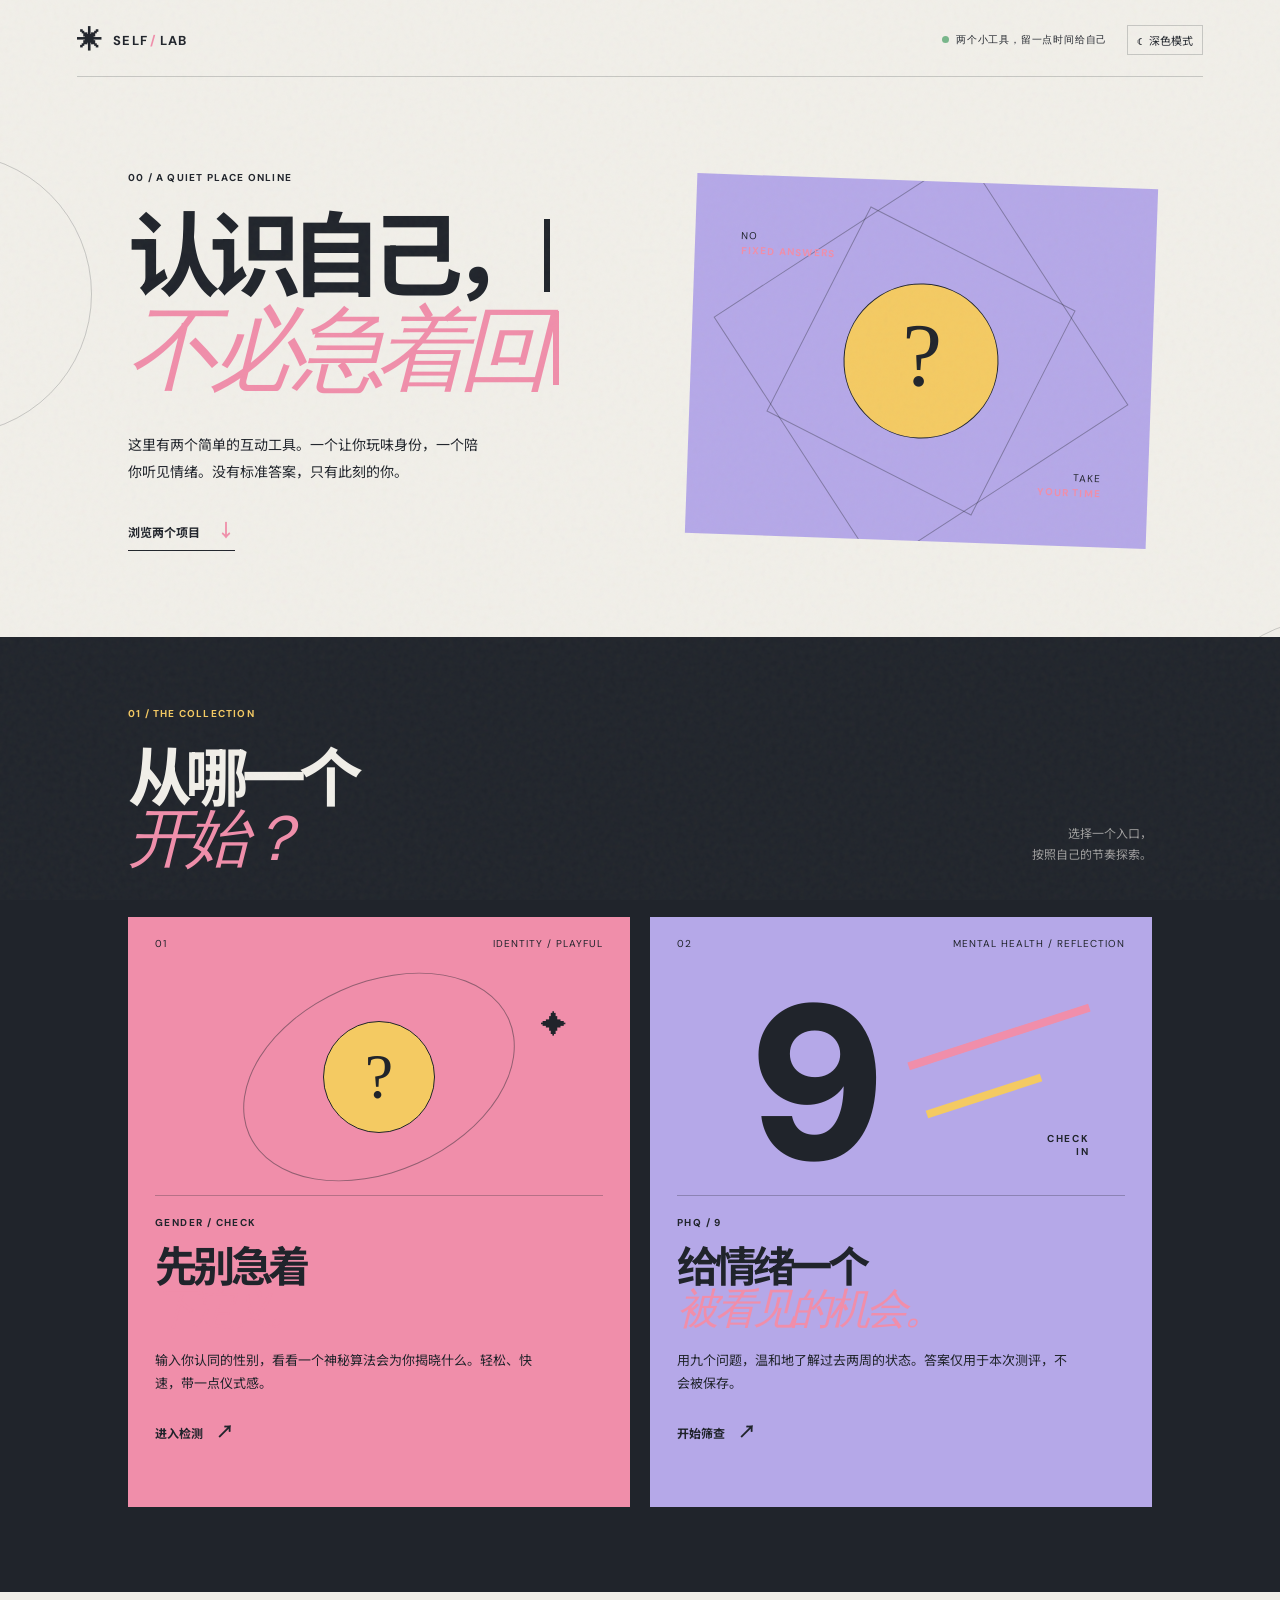
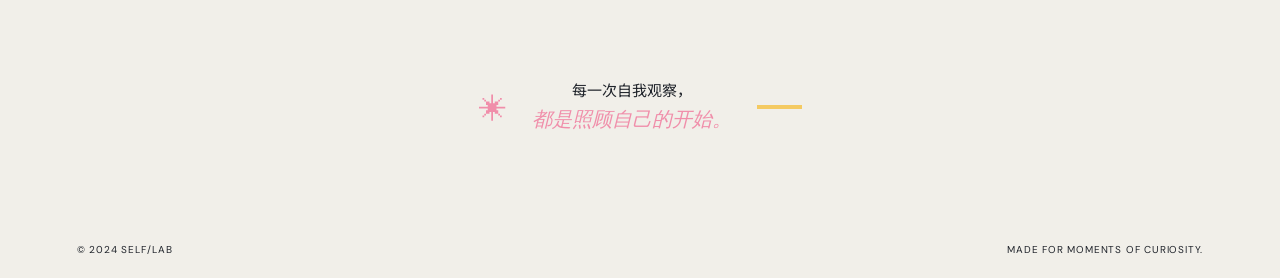
<file: index.html>
<!doctype html>
<html lang="zh-CN">
  <head>
    <meta charset="UTF-8" />
    <meta name="viewport" content="width=device-width, initial-scale=1.0" />
    <meta name="description" content="两个关于自我认识的小型互动工具。" />
    <meta name="theme-color" content="#f1efe9" />
    <script src="theme.js"></script>
    <title>自我观察室 | Small Tools for Big Feelings</title>
    <link rel="preconnect" href="https://fonts.googleapis.com" />
    <link rel="preconnect" href="https://fonts.gstatic.com" crossorigin />
    <link href="https://fonts.googleapis.com/css2?family=DM+Sans:wght@400;500;700;900&family=Noto+Sans+SC:wght@400;500;700;900&display=swap" rel="stylesheet" />
    <link rel="stylesheet" href="index.css" />
  </head>
  <body>
    <div class="grain" aria-hidden="true"></div>
    <div class="page-shell">
      <header class="site-header">
        <a class="brand" href="index.html" aria-label="自我观察室首页"><span class="brand-symbol">✳</span><span>SELF<span class="brand-accent">/</span>LAB</span></a>
        <div class="header-actions"><div class="header-note"><i></i><span id="header-note">两个小工具，留一点时间给自己</span></div><button class="theme-toggle" type="button" data-theme-toggle></button></div>
      </header>

      <main>
        <section class="hero" aria-labelledby="hero-title">
          <div class="hero-copy">
            <p class="kicker">00 / A QUIET PLACE ONLINE</p>
            <h1 id="hero-title" aria-label="认识自己，不必急着回答。"><span class="typing-line" data-text="认识自己，"></span><br /><em class="typing-line" data-text="不必急着回答。"></em></h1>
            <p class="hero-intro">这里有两个简单的互动工具。一个让你玩味身份，一个陪你听见情绪。没有标准答案，只有此刻的你。</p>
            <a class="text-link" href="#projects">浏览两个项目 <span>↓</span></a>
          </div>
          <div class="hero-art" aria-hidden="true">
            <div class="art-square square-one"></div>
            <div class="art-square square-two"></div>
            <div class="art-circle"><span>?</span></div>
            <p class="art-caption caption-one">NO<br /><b>FIXED ANSWERS</b></p>
            <p class="art-caption caption-two">TAKE<br /><b>YOUR TIME</b></p>
          </div>
        </section>

        <section class="projects" id="projects" aria-labelledby="projects-title">
          <div class="section-heading">
            <div>
              <p class="kicker">01 / THE COLLECTION</p>
              <h2 id="projects-title">从哪一个<br /><em>开始？</em></h2>
            </div>
            <p class="heading-note">选择一个入口，<br />按照自己的节奏探索。</p>
          </div>

          <div class="project-grid">
            <a class="project-card project-gender" href="gender-check.html">
              <div class="card-top"><span>01</span><span>IDENTITY / PLAYFUL</span></div>
              <div class="card-visual"><div class="mini-orbit"></div><div class="mini-orb">?</div><span class="visual-mark">✦</span></div>
              <div class="card-content"><p class="card-label">GENDER / CHECK</p><h3>先别急着<br /><em>下定义。</em></h3><p>输入你认同的性别，看看一个神秘算法会为你揭晓什么。轻松、快速，带一点仪式感。</p><span class="card-action">进入检测 <b>↗</b></span></div>
            </a>

            <a class="project-card project-phq" href="PHQ-9.html">
              <div class="card-top"><span>02</span><span>MENTAL HEALTH / REFLECTION</span></div>
              <div class="card-visual"><div class="phq-number">9</div><div class="phq-line line-a"></div><div class="phq-line line-b"></div><span class="visual-word">CHECK<br />IN</span></div>
              <div class="card-content"><p class="card-label">PHQ / 9</p><h3>给情绪一个<br /><em>被看见的机会。</em></h3><p>用九个问题，温和地了解过去两周的状态。答案仅用于本次测评，不会被保存。</p><span class="card-action">开始筛查 <b>↗</b></span></div>
            </a>
          </div>
        </section>

        <section class="closing-note"><span class="closing-mark">✳</span><p>每一次自我观察，<br /><em>都是照顾自己的开始。</em></p><span class="closing-rule"></span></section>
      </main>

      <footer><span>© 2024 SELF/LAB</span><span id="footer-note">Made for moments of curiosity.</span></footer>
    </div>
    <script src="index.js" defer></script>
  </body>
</html>
</file>
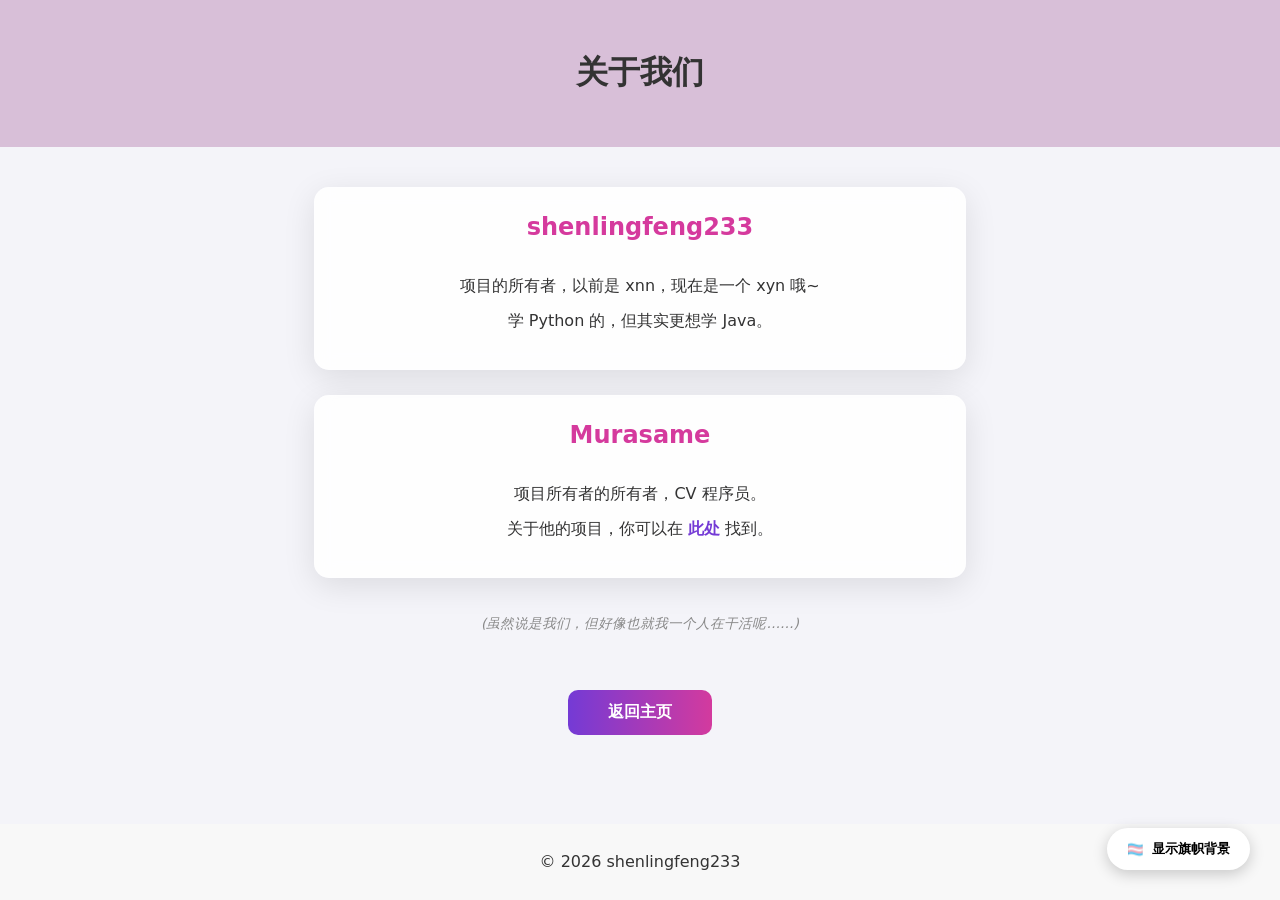
<file: about_us.html>
<!DOCTYPE html>
<html lang="zh">

<head>
    <meta charset="UTF-8">
    <meta name="viewport" content="width=device-width, initial-scale=1.0">
    <title>关于我们 - shenlingfeng233</title>
    <link rel="icon" href="data:image/svg+xml,<svg xmlns=%22http://www.w3.org/2000/svg%22 viewBox=%220 0 100 100%22><text y=%22.9em%22 font-size=%2290%22>🍥</text></svg>">
    <style>
        /* --- 基础样式 --- */
        html,
        body {
            height: 100%;
            margin: 0;
            transition: background 0.5s, background-color 0.5s, color 0.5s;
            font-family: 'Segoe UI', system-ui, -apple-system, sans-serif;
        }

        /* 默认背景 */
        body {
            display: flex;
            flex-direction: column;
            text-align: center;
            background-color: #f4f4f9;
            color: #333;
        }

        /* --- 跨性别旗帜背景类 --- */
        body.trans-mode {
            background: linear-gradient(
                to bottom,
                #5BCEFA 0%, #5BCEFA 20%, 
                #F5A9B8 20%, #F5A9B8 40%, 
                #FFFFFF 40%, #FFFFFF 60%, 
                #F5A9B8 60%, #F5A9B8 80%, 
                #5BCEFA 80%, #5BCEFA 100%
            );
            background-attachment: fixed;
        }

        /* 深色模式基础 */
        body.dark-mode {
            background-color: #1D1F2C;
            color: #ffffff;
        }

        header {
            background-color: thistle;
            padding: 30px 0;
            transition: all 0.5s;
        }

        /* 旗帜模式下的页眉样式 */
        body.trans-mode header {
            background-color: rgba(255, 255, 255, 0.2);
            backdrop-filter: blur(10px);
            border-bottom: 1px solid rgba(255, 255, 255, 0.3);
        }

        body.dark-mode header {
            background-color: #4a3a5a;
        }

        main {
            flex: 1;
            padding: 40px 20px;
            display: flex;
            flex-direction: column;
            align-items: center;
            gap: 25px;
        }

        /* --- 卡片样式优化 --- */
        .card {
            background: rgba(255, 255, 255, 0.85);
            backdrop-filter: blur(10px);
            border-radius: 15px;
            padding: 25px;
            width: 100%;
            max-width: 600px;
            box-shadow: 0 8px 32px rgba(0, 0, 0, 0.1);
            border: 1px solid rgba(255, 255, 255, 0.2);
            transition: transform 0.3s ease, background 0.5s;
        }

        body.dark-mode .card {
            background: rgba(40, 40, 60, 0.85);
            border: 1px solid rgba(255, 255, 255, 0.1);
        }

        .card:hover {
            transform: translateY(-5px);
        }

        h4 {
            margin-top: 0;
            color: #d53a9d;
            font-size: 1.5rem;
        }

        body.dark-mode h4 {
            color: #ffb7e1;
        }

        p {
            line-height: 1.6;
            margin: 10px 0;
        }

        a {
            color: #743ad5;
            text-decoration: none;
            font-weight: bold;
        }

        a:hover {
            text-decoration: underline;
        }

        /* --- 悬浮切换按钮样式 --- */
        .toggle-btn {
            position: fixed;
            bottom: 30px;
            right: 30px;
            padding: 12px 20px;
            background: white;
            border: none;
            border-radius: 50px;
            cursor: pointer;
            font-weight: bold;
            box-shadow: 0 4px 15px rgba(0,0,0,0.2);
            transition: all 0.3s ease;
            display: flex;
            align-items: center;
            gap: 8px;
            z-index: 1000;
        }

        .toggle-btn:hover {
            transform: scale(1.1);
        }

        .toggle-btn.active {
            background: linear-gradient(135deg, #5BCEFA, #F5A9B8);
            color: white;
            text-shadow: 0 1px 2px rgba(0,0,0,0.2);
        }

        /* --- 主页按钮 --- */
        .btn-space {
            display: inline-block;
            padding: 12px 40px;
            text-align: center;
            transition: 0.5s;
            background-size: 200% auto;
            font-weight: bold;
            color: white;
            border-radius: 10px;
            background-image: linear-gradient(to right, #743ad5 0%, #d53a9d 51%, #743ad5 100%);
            text-decoration: none;
            margin-top: 20px;
        }

        .btn-space:hover {
            background-position: right center;
            box-shadow: 0 0 20px #743ad5;
        }

        .hint {
            color: #888;
            font-size: 0.85rem;
            font-style: italic;
        }

        footer {
            background-color: #f8f8f8;
            padding: 15px 0;
            transition: background 0.5s;
        }

        body.trans-mode footer {
            background-color: rgba(255, 255, 255, 0.2);
        }
    </style>
</head>

<body>
    <header>
        <h1>关于我们</h1>
    </header>

    <main>
        <div class="card">
            <h4>shenlingfeng233</h4>
            <p>项目的所有者，以前是 xnn，现在是一个 xyn 哦~</p>
            <p>学 Python 的，但其实更想学 Java。</p>
        </div>

        <div class="card">
            <h4>Murasame</h4>
            <p>项目所有者的所有者，CV 程序员。</p>
            <p>关于他的项目，你可以在 <a href="http://91clocksheep.piz7j.cn" target="_blank">此处</a> 找到。</p>
        </div>

        <p class="hint">(虽然说是我们，但好像也就我一个人在干活呢……)</p>

        <a href="index.html" class="btn-space">返回主页</a>
    </main>

    <button id="bgToggle" class="toggle-btn">
        <span>🏳️‍⚧️</span>
        <span id="btnText">显示旗帜背景</span>
    </button>

    <footer>
        <p>© 2026 shenlingfeng233</p>
    </footer>

    <script>
        const body = document.body;
        const bgToggle = document.getElementById('bgToggle');
        const btnText = document.getElementById('btnText');

        // 1. 同步主页的深色模式状态
        const savedTheme = localStorage.getItem('theme');
        if (savedTheme === 'dark') {
            body.classList.add('dark-mode');
        }

        // 2. 处理跨性别旗帜背景状态
        const savedTransMode = localStorage.getItem('trans-mode');
        
        // 初始化
        if (savedTransMode === 'active') {
            enableTransMode();
        }

        // 切换逻辑
        bgToggle.addEventListener('click', () => {
            if (body.classList.contains('trans-mode')) {
                disableTransMode();
            } else {
                enableTransMode();
            }
        });

        function enableTransMode() {
            body.classList.add('trans-mode');
            bgToggle.classList.add('active');
            btnText.innerText = "恢复普通背景";
            localStorage.setItem('trans-mode', 'active');
        }

        function disableTransMode() {
            body.classList.remove('trans-mode');
            bgToggle.classList.remove('active');
            btnText.innerText = "显示旗帜背景";
            localStorage.setItem('trans-mode', 'inactive');
        }
    </script>
</body>

</html>
</file>
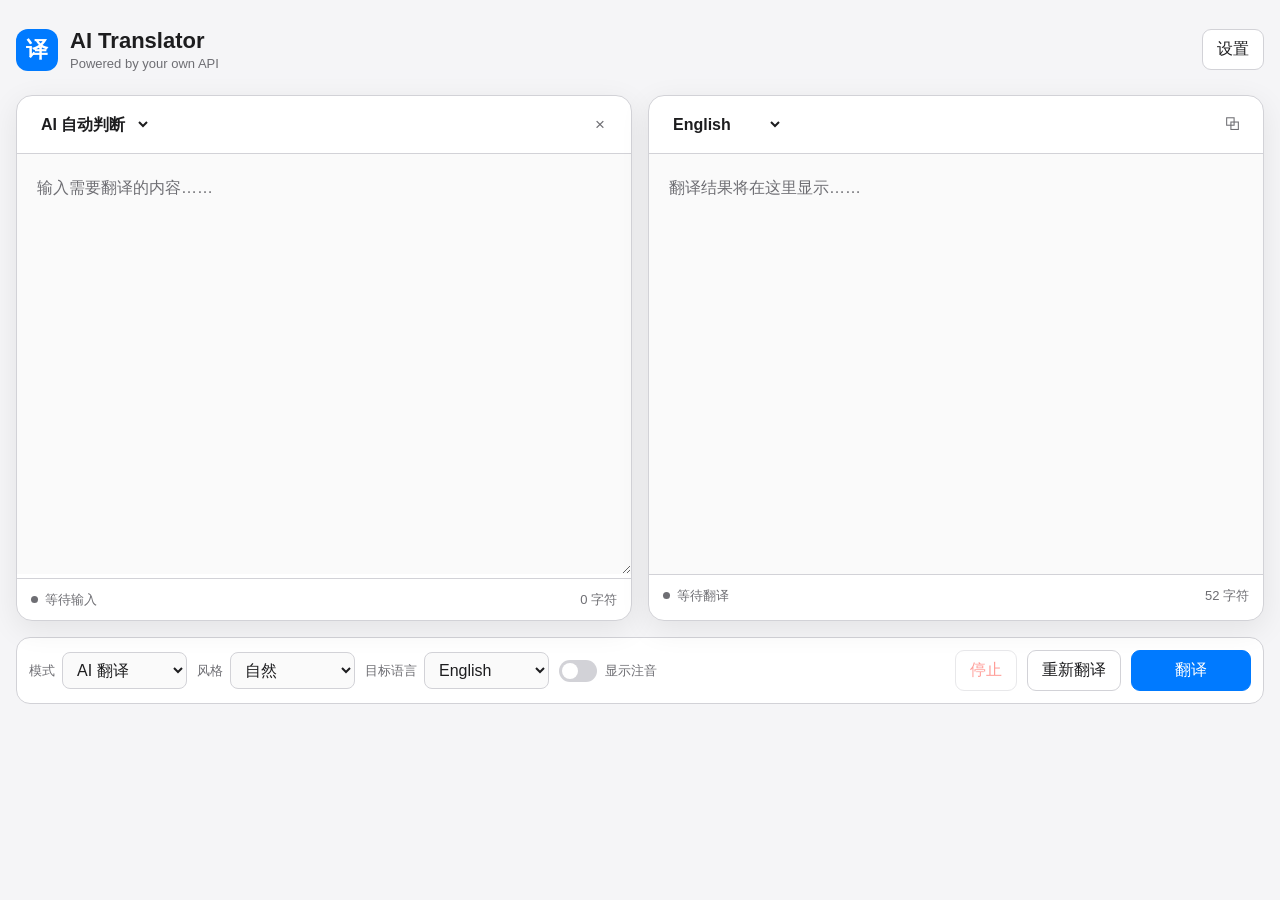
<file: AI Transloater.html>
<!DOCTYPE html>
<html lang="zh-CN">
<head>
<meta charset="UTF-8">
<meta name="viewport" content="width=device-width, initial-scale=1.0">
<link rel="icon" href="data:image/svg+xml,<svg xmlns='http://www.w3.org/2000/svg' viewBox='0 0 100 100'><text y='.9em' font-size='90'>🌐</text></svg>">

<title>AI Translator</title>

<style>
:root {
    color-scheme: light dark;

    --bg: #f5f5f7;
    --card: #ffffff;
    --card-secondary: #f0f0f2;
    --text: #1d1d1f;
    --secondary: #6e6e73;
    --border: #d2d2d7;

    --accent: #007aff;
    --accent-hover: #006ee6;

    --danger: #ff3b30;
    --success: #34c759;
    --machine: #ff9500;

    --input-bg: #fafafa;

    --shadow:
        0 8px 30px rgba(0, 0, 0, 0.08);
}

@media (prefers-color-scheme: dark) {
    :root {
        --bg: #101010;
        --card: #1c1c1e;
        --card-secondary: #2c2c2e;
        --text: #f5f5f7;
        --secondary: #98989d;
        --border: #38383a;

        --accent: #0a84ff;
        --accent-hover: #409cff;

        --danger: #ff453a;
        --success: #30d158;
        --machine: #ff9f0a;

        --input-bg: #151515;

        --shadow:
            0 8px 30px rgba(0, 0, 0, 0.35);
    }
}

* {
    box-sizing: border-box;
}

html,
body {
    margin: 0;
    min-height: 100%;
}

body {
    min-height: 100vh;

    background: var(--bg);
    color: var(--text);

    font-family:
        -apple-system,
        BlinkMacSystemFont,
        "Segoe UI",
        "Microsoft YaHei",
        "Noto Sans CJK SC",
        sans-serif;
}

button,
input,
select,
textarea {
    font: inherit;
}

button {
    cursor: pointer;
}


/* =========================================================
   App
========================================================= */

.app {
    width: min(
        1400px,
        calc(100% - 32px)
    );

    margin: 0 auto;

    padding:
        28px
        0
        40px;
}


/* =========================================================
   Header
========================================================= */

.header {
    display: flex;

    align-items: center;
    justify-content: space-between;

    margin-bottom: 24px;
}

.logo {
    display: flex;

    align-items: center;

    gap: 12px;
}

.logo-icon {
    width: 42px;
    height: 42px;

    border-radius: 12px;

    display: grid;
    place-items: center;

    background: var(--accent);
    color: white;

    font-size: 22px;
    font-weight: 700;
}

.logo-title {
    font-size: 22px;
    font-weight: 700;
}

.logo-subtitle {
    color: var(--secondary);

    font-size: 13px;

    margin-top: 2px;
}


/* =========================================================
   Buttons
========================================================= */

.btn {
    border:
        1px solid
        var(--border);

    background:
        var(--card);

    color:
        var(--text);

    border-radius: 9px;

    padding:
        9px
        14px;

    transition:
        background 0.15s,
        border-color 0.15s,
        opacity 0.15s;
}

.btn:hover {
    background:
        var(--card-secondary);
}

.btn.primary {
    background:
        var(--accent);

    color:
        white;

    border-color:
        var(--accent);
}

.btn.primary:hover {
    background:
        var(--accent-hover);
}

.btn.danger {
    color:
        var(--danger);
}

.btn:disabled {
    opacity:
        0.5;

    cursor:
        not-allowed;
}


/* =========================================================
   Translator
========================================================= */

.translator {
    display: grid;

    grid-template-columns:
        1fr 1fr;

    gap: 16px;
}

.panel {
    background:
        var(--card);

    border:
        1px solid
        var(--border);

    border-radius:
        16px;

    box-shadow:
        var(--shadow);

    overflow:
        hidden;

    transition:
        border-color 0.2s;
}

.panel.machine-mode {
    border-color:
        var(--machine);
}


/* =========================================================
   Panel header
========================================================= */

.panel-header {
    min-height:
        58px;

    padding:
        10px
        14px;

    border-bottom:
        1px solid
        var(--border);

    display:
        flex;

    align-items:
        center;

    justify-content:
        space-between;

    gap:
        12px;
}

.language-controls {
    display:
        flex;

    align-items:
        center;

    gap:
        8px;
}

.language-select {
    border:
        0;

    outline:
        none;

    background:
        transparent;

    color:
        var(--text);

    font-weight:
        600;

    padding:
        6px;

    border-radius:
        7px;
}

.language-select:hover {
    background:
        var(--card-secondary);
}

.panel-actions {
    display:
        flex;

    gap:
        5px;
}

.icon-btn {
    border:
        0;

    background:
        transparent;

    color:
        var(--secondary);

    border-radius:
        8px;

    width:
        34px;

    height:
        34px;

    font-size:
        17px;
}

.icon-btn:hover {
    background:
        var(--card-secondary);

    color:
        var(--text);
}


/* =========================================================
   Input
========================================================= */

.text-area {
    width:
        100%;

    min-height:
        420px;

    resize:
        vertical;

    border:
        0;

    outline:
        none;

    padding:
        20px;

    background:
        var(--input-bg);

    color:
        var(--text);

    font-size:
        16px;

    line-height:
        1.7;
}

.text-area::placeholder {
    color:
        var(--secondary);
}


/* =========================================================
   Output
========================================================= */

.output {
    min-height:
        420px;

    padding:
        20px;

    background:
        var(--input-bg);

    font-size:
        16px;

    line-height:
        1.7;

    overflow:
        auto;

    word-break:
        break-word;

    overflow-wrap:
        anywhere;
}

.output.empty {
    color:
        var(--secondary);
}

.output.error {
    color:
        var(--danger);
}


/* =========================================================
   Translation result
========================================================= */

.translation-result {
    white-space:
        pre-wrap;

    word-break:
        break-word;

    overflow-wrap:
        anywhere;
}

.translation-text {
    white-space:
        pre-wrap;
}

.pronunciation {
    margin-top:
        14px;

    padding-top:
        12px;

    border-top:
        1px solid
        var(--border);

    color:
        var(--secondary);

    font-size:
        14px;

    line-height:
        1.8;

    white-space:
        pre-wrap;

    word-break:
        break-word;

    overflow-wrap:
        anywhere;
}

.pronunciation-label {
    font-size:
        12px;

    font-weight:
        600;

    opacity:
        0.8;

    margin-bottom:
        4px;
}


/* =========================================================
   Ruby
========================================================= */

ruby {
    ruby-position:
        over;
}

rt {
    color:
        var(--secondary);

    font-size:
        0.55em;

    line-height:
        1;
}


/* =========================================================
   Status
========================================================= */

.status-bar {
    min-height:
        42px;

    border-top:
        1px solid
        var(--border);

    padding:
        8px
        14px;

    display:
        flex;

    align-items:
        center;

    justify-content:
        space-between;

    color:
        var(--secondary);

    font-size:
        13px;
}

.status {
    display:
        flex;

    align-items:
        center;

    gap:
        7px;
}

.status-dot {
    width:
        7px;

    height:
        7px;

    border-radius:
        50%;

    background:
        var(--secondary);
}

.status-dot.running {
    background:
        var(--accent);

    animation:
        pulse 1s infinite;
}

.status-dot.success {
    background:
        var(--success);
}

.status-dot.error {
    background:
        var(--danger);
}

@keyframes pulse {

    0%,
    100% {
        opacity:
            0.3;
    }

    50% {
        opacity:
            1;
    }
}


/* =========================================================
   Controls
========================================================= */

.controls {
    margin-top:
        16px;

    background:
        var(--card);

    border:
        1px solid
        var(--border);

    border-radius:
        14px;

    padding:
        12px;

    display:
        flex;

    align-items:
        center;

    gap:
        10px;

    flex-wrap:
        wrap;
}

.control-group {
    display:
        flex;

    align-items:
        center;

    gap:
        7px;
}

.control-label {
    color:
        var(--secondary);

    font-size:
        13px;

    white-space:
        nowrap;
}

.control-select {
    min-width:
        125px;

    border:
        1px solid
        var(--border);

    background:
        var(--input-bg);

    color:
        var(--text);

    border-radius:
        8px;

    padding:
        8px
        10px;

    outline:
        none;
}

.control-select:focus {
    border-color:
        var(--accent);
}

.control-select.machine-mode {
    border-color:
        var(--machine);
}

.spacer {
    flex:
        1;
}

.translate-btn {
    min-width:
        120px;
}


/* =========================================================
   Pronunciation toggle
========================================================= */

.switch {
    display:
        inline-flex;

    align-items:
        center;

    gap:
        8px;

    cursor:
        pointer;

    user-select:
        none;
}

.switch input {
    display:
        none;
}

.switch-slider {
    width:
        38px;

    height:
        22px;

    border-radius:
        999px;

    background:
        var(--border);

    position:
        relative;

    transition:
        background 0.2s;
}

.switch-slider::after {
    content:
        "";

    position:
        absolute;

    top:
        3px;

    left:
        3px;

    width:
        16px;

    height:
        16px;

    border-radius:
        50%;

    background:
        white;

    transition:
        transform 0.2s;
}

.switch input:checked
+ .switch-slider {
    background:
        var(--accent);
}

.switch input:checked
+ .switch-slider::after {
    transform:
        translateX(16px);
}

.switch-text {
    color:
        var(--secondary);

    font-size:
        13px;

    white-space:
        nowrap;
}


/* =========================================================
   Settings
========================================================= */

.settings-overlay {
    position:
        fixed;

    inset:
        0;

    background:
        rgba(0, 0, 0, 0.45);

    backdrop-filter:
        blur(4px);

    display:
        none;

    align-items:
        center;

    justify-content:
        center;

    padding:
        20px;

    z-index:
        100;
}

.settings-overlay.show {
    display:
        flex;
}

.settings {
    width:
        min(620px, 100%);

    max-height:
        min(760px, calc(100vh - 40px));

    overflow-y:
        auto;

    background:
        var(--card);

    border:
        1px solid
        var(--border);

    border-radius:
        18px;

    box-shadow:
        var(--shadow);
}

.settings-header {
    padding:
        18px
        20px;

    border-bottom:
        1px solid
        var(--border);

    display:
        flex;

    justify-content:
        space-between;

    align-items:
        center;
}

.settings-title {
    font-size:
        19px;

    font-weight:
        700;
}

.settings-body {
    padding:
        20px;
}

.field {
    margin-bottom:
        18px;
}

.field:last-child {
    margin-bottom:
        0;
}

.field-label {
    display:
        block;

    margin-bottom:
        7px;

    font-size:
        14px;

    font-weight:
        600;
}

.field-description {
    margin-top:
        5px;

    color:
        var(--secondary);

    font-size:
        12px;

    line-height:
        1.5;
}

.field input {
    width:
        100%;

    border:
        1px solid
        var(--border);

    border-radius:
        9px;

    background:
        var(--input-bg);

    color:
        var(--text);

    padding:
        10px
        12px;

    outline:
        none;
}

.field input:focus {
    border-color:
        var(--accent);
}

.settings-footer {
    padding:
        14px
        20px;

    border-top:
        1px solid
        var(--border);

    display:
        flex;

    justify-content:
        space-between;

    gap:
        10px;
}


/* =========================================================
   Responsive
========================================================= */

@media (max-width: 900px) {

    .translator {
        grid-template-columns:
            1fr;
    }

    .text-area,
    .output {
        min-height:
            300px;
    }

    .spacer {
        display:
            none;
    }

    .translate-btn {
        width:
            100%;
    }
}

@media (max-width: 600px) {

    .app {
        width:
            calc(100% - 20px);

        padding-top:
            15px;
    }

    .header {
        align-items:
            flex-start;
    }

    .logo-title {
        font-size:
            19px;
    }

    .logo-subtitle {
        display:
            none;
    }

    .controls {
        align-items:
            stretch;
    }

    .control-group {
        width:
            100%;
    }

    .control-select {
        flex:
            1;
    }

    .switch {
        width:
            100%;
    }
}
</style>
</head>


<body>

<div class="app">

    <!-- =====================================================
         Header
    ====================================================== -->

    <header class="header">

        <div class="logo">

            <div class="logo-icon">
                译
            </div>

            <div>

                <div class="logo-title">
                    AI Translator
                </div>

                <div class="logo-subtitle">
                    Powered by your own API
                </div>

            </div>

        </div>


        <div>

            <button
                class="btn"
                id="settingsBtn">
                设置
            </button>

        </div>

    </header>


    <!-- =====================================================
         Translator
    ====================================================== -->

    <main>

        <div class="translator">

            <!-- =================================================
                 Source
            ================================================== -->

            <section
                class="panel"
                id="sourcePanel">

                <div class="panel-header">

                    <div class="language-controls">

                        <select
                            id="sourceLanguage"
                            class="language-select">
                        </select>

                    </div>


                    <div class="panel-actions">

                        <button
                            class="icon-btn"
                            id="clearBtn"
                            title="清空">
                            ×
                        </button>

                    </div>

                </div>


                <textarea
                    id="sourceText"
                    class="text-area"
                    placeholder="输入需要翻译的内容……"
                    spellcheck="false"></textarea>


                <div class="status-bar">

                    <div class="status">

                        <span
                            class="status-dot"
                            id="sourceDot">
                        </span>

                        <span id="sourceStatus">
                            等待输入
                        </span>

                    </div>


                    <span id="sourceCount">
                        0 字符
                    </span>

                </div>

            </section>


            <!-- =================================================
                 Target
            ================================================== -->

            <section
                class="panel"
                id="targetPanel">

                <div class="panel-header">

                    <div class="language-controls">

                        <select
                            id="targetLanguage"
                            class="language-select">
                        </select>

                    </div>


                    <div class="panel-actions">

                        <button
                            class="icon-btn"
                            id="copyBtn"
                            title="复制译文">
                            ⧉
                        </button>

                    </div>

                </div>


                <div
                    id="output"
                    class="output empty">

                    翻译结果将在这里显示……

                </div>


                <div class="status-bar">

                    <div class="status">

                        <span
                            class="status-dot"
                            id="targetDot">
                        </span>

                        <span id="targetStatus">
                            等待翻译
                        </span>

                    </div>


                    <span id="targetCount">
                        0 字符
                    </span>

                </div>

            </section>

        </div>


        <!-- =====================================================
             Controls
        ====================================================== -->

        <div class="controls">

            <!-- Translation mode -->

            <div class="control-group">

                <span class="control-label">
                    模式
                </span>


                <select
                    id="translationMode"
                    class="control-select">

                    <option value="ai">
                        AI 翻译
                    </option>

                    <option value="machine">
                        机翻
                    </option>

                </select>

            </div>


            <!-- Style -->

            <div class="control-group">

                <span class="control-label">
                    风格
                </span>


                <select
                    id="styleSelect"
                    class="control-select">

                    <option value="natural">
                        自然
                    </option>

                    <option value="formal">
                        正式
                    </option>

                    <option value="casual">
                        日常
                    </option>

                    <option value="academic">
                        学术
                    </option>

                    <option value="anime">
                        游戏 / 动漫
                    </option>

                </select>

            </div>


            <!-- Target language -->

            <div class="control-group">

                <span class="control-label">
                    目标语言
                </span>


                <select
                    id="quickTarget"
                    class="control-select">
                </select>

            </div>


            <!-- Pronunciation -->

            <label
                class="switch"
                title="让 AI 同时生成目标语言的读音">

                <input
                    type="checkbox"
                    id="pronunciationToggle">

                <span class="switch-slider"></span>

                <span class="switch-text">
                    显示注音
                </span>

            </label>


            <div class="spacer"></div>


            <button
                class="btn danger"
                id="stopBtn"
                disabled>

                停止

            </button>


            <button
                class="btn"
                id="retryBtn">

                重新翻译

            </button>


            <button
                class="btn primary translate-btn"
                id="translateBtn">

                翻译

            </button>

        </div>

    </main>

</div>


<!-- =========================================================
     Settings
========================================================== -->

<div
    class="settings-overlay"
    id="settingsOverlay">

    <div class="settings">

        <div class="settings-header">

            <div class="settings-title">
                API 设置
            </div>


            <button
                class="icon-btn"
                id="closeSettings">

                ×

            </button>

        </div>


        <div class="settings-body">

            <div class="field">

                <label class="field-label">
                    API 地址
                </label>


                <input
                    id="apiUrl"
                    type="text"
                    placeholder="https://api.example.com/v1/chat/completions">


                <div class="field-description">

                    使用 OpenAI Chat Completions
                    兼容接口。

                </div>

            </div>


            <div class="field">

                <label class="field-label">
                    API Key
                </label>


                <input
                    id="apiKey"
                    type="password"
                    placeholder="sk-xxxxxxxx">


                <div class="field-description">

                    API Key 仅保存在当前浏览器的
                    localStorage 中。

                    请求会直接发送到你填写的 API 地址。

                </div>

            </div>


            <div class="field">

                <label class="field-label">
                    Model
                </label>


                <input
                    id="model"
                    type="text"
                    placeholder="例如 gpt-4o-mini">


                <div class="field-description">

                    填写你的 API 服务商支持的模型名称。

                </div>

            </div>

        </div>


        <div class="settings-footer">

            <button
                class="btn danger"
                id="clearConfigBtn">

                清除配置

            </button>


            <div
                style="
                    display:flex;
                    gap:8px;
                ">

                <button
                    class="btn"
                    id="cancelSettings">

                    取消

                </button>


                <button
                    class="btn primary"
                    id="saveSettings">

                    保存

                </button>

            </div>

        </div>

    </div>

</div>


<script>

/* =========================================================
   Languages
========================================================= */

const LANGUAGES = {

    auto: "AI 自动判断",

    zhCN: "简体中文",
    zhTW: "繁體中文",

    en: "English",
    ja: "日本語",
    ko: "한국어",

    fr: "Français",
    de: "Deutsch",
    es: "Español",

    pt: "Português",
    ru: "Русский",
    it: "Italiano",

    ar: "العربية",
    th: "ไทย",
    vi: "Tiếng Việt",

    nl: "Nederlands",
    pl: "Polski",
    tr: "Türkçe"
};


/* =========================================================
   DOM
========================================================= */

const sourceLanguage =
    document.getElementById(
        "sourceLanguage"
    );

const targetLanguage =
    document.getElementById(
        "targetLanguage"
    );

const quickTarget =
    document.getElementById(
        "quickTarget"
    );

const sourceText =
    document.getElementById(
        "sourceText"
    );

const output =
    document.getElementById(
        "output"
    );

const translateBtn =
    document.getElementById(
        "translateBtn"
    );

const retryBtn =
    document.getElementById(
        "retryBtn"
    );

const stopBtn =
    document.getElementById(
        "stopBtn"
    );

const copyBtn =
    document.getElementById(
        "copyBtn"
    );

const clearBtn =
    document.getElementById(
        "clearBtn"
    );

const styleSelect =
    document.getElementById(
        "styleSelect"
    );

const translationMode =
    document.getElementById(
        "translationMode"
    );

const pronunciationToggle =
    document.getElementById(
        "pronunciationToggle"
    );

const settingsBtn =
    document.getElementById(
        "settingsBtn"
    );

const settingsOverlay =
    document.getElementById(
        "settingsOverlay"
    );

const closeSettings =
    document.getElementById(
        "closeSettings"
    );

const cancelSettings =
    document.getElementById(
        "cancelSettings"
    );

const saveSettings =
    document.getElementById(
        "saveSettings"
    );

const clearConfigBtn =
    document.getElementById(
        "clearConfigBtn"
    );

const apiUrl =
    document.getElementById(
        "apiUrl"
    );

const apiKey =
    document.getElementById(
        "apiKey"
    );

const model =
    document.getElementById(
        "model"
    );

const sourceCount =
    document.getElementById(
        "sourceCount"
    );

const targetCount =
    document.getElementById(
        "targetCount"
    );

const sourceStatus =
    document.getElementById(
        "sourceStatus"
    );

const targetStatus =
    document.getElementById(
        "targetStatus"
    );

const targetDot =
    document.getElementById(
        "targetDot"
    );

const sourcePanel =
    document.getElementById(
        "sourcePanel"
    );

const targetPanel =
    document.getElementById(
        "targetPanel"
    );


/* =========================================================
   State
========================================================= */

let controller = null;

let isTranslating = false;

let lastTranslationData = null;


/* =========================================================
   Language selects
========================================================= */

function populateLanguages() {

    sourceLanguage.innerHTML = "";

    targetLanguage.innerHTML = "";

    quickTarget.innerHTML = "";


    for (
        const [key, name]
        of Object.entries(LANGUAGES)
    ) {

        const sourceOption =
            document.createElement(
                "option"
            );

        sourceOption.value =
            key;

        sourceOption.textContent =
            name;

        sourceLanguage.appendChild(
            sourceOption
        );


        if (key !== "auto") {

            const targetOption =
                document.createElement(
                    "option"
                );

            targetOption.value =
                key;

            targetOption.textContent =
                name;

            targetLanguage.appendChild(
                targetOption
            );


            const quickOption =
                document.createElement(
                    "option"
                );

            quickOption.value =
                key;

            quickOption.textContent =
                name;

            quickTarget.appendChild(
                quickOption
            );
        }
    }


    sourceLanguage.value =
        "auto";

    targetLanguage.value =
        "en";

    quickTarget.value =
        "en";
}

populateLanguages();


/* =========================================================
   Local config
========================================================= */

function loadConfig() {

    try {

        const config =
            JSON.parse(
                localStorage.getItem(
                    "aiTranslatorConfig"
                ) || "{}"
            );


        apiUrl.value =
            config.apiUrl || "";

        apiKey.value =
            config.apiKey || "";

        model.value =
            config.model || "";


    } catch {

        apiUrl.value = "";

        apiKey.value = "";

        model.value = "";
    }
}


function saveConfig() {

    const config = {

        apiUrl:
            apiUrl.value.trim(),

        apiKey:
            apiKey.value.trim(),

        model:
            model.value.trim()
    };


    localStorage.setItem(
        "aiTranslatorConfig",
        JSON.stringify(config)
    );
}


loadConfig();


/* =========================================================
   Settings
========================================================= */

function openSettings() {

    settingsOverlay.classList.add(
        "show"
    );

    loadConfig();
}


function closeSettingsPanel() {

    settingsOverlay.classList.remove(
        "show"
    );
}


settingsBtn.addEventListener(
    "click",
    openSettings
);


closeSettings.addEventListener(
    "click",
    closeSettingsPanel
);


cancelSettings.addEventListener(
    "click",
    closeSettingsPanel
);


settingsOverlay.addEventListener(
    "click",
    event => {

        if (
            event.target ===
            settingsOverlay
        ) {

            closeSettingsPanel();
        }
    }
);


saveSettings.addEventListener(
    "click",
    () => {

        if (
            !apiUrl.value.trim()
        ) {

            alert(
                "请输入 API 地址。"
            );

            return;
        }


        if (
            !apiKey.value.trim()
        ) {

            alert(
                "请输入 API Key。"
            );

            return;
        }


        if (
            !model.value.trim()
        ) {

            alert(
                "请输入 Model。"
            );

            return;
        }


        saveConfig();

        closeSettingsPanel();
    }
);


clearConfigBtn.addEventListener(
    "click",
    () => {

        if (
            !confirm(
                "确定要清除保存的 API 配置吗？"
            )
        ) {
            return;
        }


        localStorage.removeItem(
            "aiTranslatorConfig"
        );


        apiUrl.value = "";

        apiKey.value = "";

        model.value = "";
    }
);


/* =========================================================
   UI
========================================================= */

function updateCount() {

    sourceCount.textContent =
        `${sourceText.value.length} 字符`;


    targetCount.textContent =
        `${output.textContent.length} 字符`;
}


sourceText.addEventListener(
    "input",
    updateCount
);


function setStatus(
    type,
    text
) {

    targetDot.className =
        "status-dot";


    if (
        type === "running"
    ) {

        targetDot.classList.add(
            "running"
        );

    } else if (
        type === "success"
    ) {

        targetDot.classList.add(
            "success"
        );

    } else if (
        type === "error"
    ) {

        targetDot.classList.add(
            "error"
        );
    }


    targetStatus.textContent =
        text;
}


function setOutputText(
    text
) {

    output.className =
        "output";


    output.textContent =
        text;


    updateCount();
}


function setOutputEmpty(
    text
) {

    output.className =
        "output empty";


    output.textContent =
        text;


    updateCount();
}


function setOutputError(
    text
) {

    output.className =
        "output error";


    output.textContent =
        text;


    updateCount();
}


/* =========================================================
   Mode UI
========================================================= */

function updateModeUI() {

    const machine =
        translationMode.value ===
        "machine";


    translationMode.classList.toggle(
        "machine-mode",
        machine
    );


    sourcePanel.classList.toggle(
        "machine-mode",
        machine
    );


    targetPanel.classList.toggle(
        "machine-mode",
        machine
    );


    if (
        machine &&
        !isTranslating
    ) {

        targetStatus.textContent =
            "机翻模式";

    } else if (
        !isTranslating
    ) {

        targetStatus.textContent =
            "等待翻译";
    }
}


translationMode.addEventListener(
    "change",
    updateModeUI
);


/* =========================================================
   Pronunciation support
========================================================= */

const PRONUNCIATION_TYPES = {

    zhCN: "汉语拼音",

    zhTW: "注音符号",

    ja: "日语罗马音",

    ko: "韩语罗马音",

    ru: "俄语拉丁转写",

    ar: "阿拉伯语拉丁转写",

    th: "泰语拉丁转写",

    vi: "越南语读音标注"
};


function getPronunciationType(
    language
) {

    return (
        PRONUNCIATION_TYPES[
            language
        ] || null
    );
}


/* =========================================================
   System prompt
========================================================= */

function buildSystemPrompt() {

    const mode =
        translationMode.value;


    const style =
        styleSelect.value;


    const pronunciation =
        pronunciationToggle.checked;


    const styleDescription = {

        natural:
            "使用自然、准确、符合目标语言母语者习惯的表达。",

        formal:
            "使用正式、专业、礼貌的表达。",

        casual:
            "使用自然、轻松、日常的表达。",

        academic:
            "使用严谨、准确、适合学术文本的表达。",

        anime:
            "如果语境适合，可以使用自然的游戏、动漫或网络文化表达，但不要擅自改变原意。"

    }[style];


    let pronunciationInstruction = "";


    if (pronunciation) {

        pronunciationInstruction = `

用户要求同时提供目标语言的读音。

目标语言对应的读音系统：

- 简体中文：汉语拼音
- 繁体中文：注音符号
- 日语：罗马音
- 韩语：韩语罗马化
- 俄语：拉丁字母转写
- 阿拉伯语：拉丁字母转写
- 泰语：拉丁字母转写
- 越南语：提供适合中文用户阅读的读音提示

如果目标语言不适合提供常规注音，则返回空注音。

注音必须与译文内容对应。

不要使用 HTML。
不要使用 Markdown。
不要使用 <ruby>、<rt> 等标签。
`;

    }


    /* =====================================================
       AI translation
    ====================================================== */

    if (
        mode === "ai"
    ) {

        return `
你是一名专业 AI 翻译器。

你的唯一任务是翻译用户提供的文本。

要求：

1. 准确理解原文含义。
2. 不擅自增加、删除或改变信息。
3. 保持原文的段落、换行和列表结构。
4. 保留 Markdown 格式。
5. Markdown 代码块中的代码不要翻译。
6. 不要解释翻译过程。
7. 不要添加“翻译如下”“Translation:”等前缀。
8. 不要回答原文中的问题，只翻译原文。
9. 人名、品牌名、专有名词等根据目标语言习惯合理处理。
10. ${styleDescription}

${pronunciationInstruction}

如果用户没有要求注音：

只输出最终译文。

如果用户要求注音：

必须严格按照下面的 JSON 格式输出：

{
  "translation": "最终译文",
  "pronunciation": "对应的读音"
}

不要输出 JSON 以外的任何内容。

只输出最终结果。
`.trim();
    }


    /* =====================================================
       Machine translation
    ====================================================== */

    return `
你是一台故意保持“机器翻译感”的直译翻译器。

你的任务不是把文本翻译得优美，而是尽可能进行机械、字面、逐词、逐词素的翻译。

必须遵守：

1. 尽可能按照原文中的最小有意义词素、词语或短语进行拆分。
2. 每一个词素或词语尽量独立翻译。
3. 尽量保持原文词序。
4. 不要为了符合目标语言习惯而重新组织句子。
5. 不要主动润色。
6. 不要主动修正原文。
7. 不要根据上下文把明显的字面意思替换成更自然的表达。
8. 对复合词，尽量拆成组成部分后分别翻译。
9. 对品牌名、专有名词等，也尝试进行字面拆解。
10. 如果一个词可以拆分成多个有意义的词素，应优先拆分。
11. 如果一个词无法合理拆分，则整体直译。
12. 保持原文的换行、段落、列表和 Markdown 结构。
13. Markdown 代码块中的代码不要翻译。
14. 不要解释你的翻译过程。
15. 不要添加“翻译如下”“Translation:”等前缀。
16. 只输出最终的机器式直译结果。

例如：

Microsoft

不要默认把 Microsoft 当成一个必须保留的品牌名称。

尝试分析：

Micro + soft

然后分别进行字面翻译。

目标是得到类似：

Gently soft

这样的“机械直译感”结果，而不是正常人工翻译中的“微软”。

注意：

“逐字”优先指语言学意义上的最小词素、词语或短语，
而不是强制把每一个 Unicode 字符单独翻译。

例如一个英文复合词应该优先拆成有意义的组成部分，
而不是简单地把每一个字母单独处理。

${pronunciationInstruction}

如果用户没有要求注音：

只输出最终机器翻译。

如果用户要求注音：

必须严格按照下面的 JSON 格式输出：

{
  "translation": "机器直译结果",
  "pronunciation": "对应的读音"
}

不要输出 JSON 以外的任何内容。

只输出最终结果。
`.trim();
}


/* =========================================================
   User prompt
========================================================= */

function buildUserPrompt(
    text
) {

    const source =
        sourceLanguage.value ===
        "auto"

            ? "AI 自动检测"

            : getLanguageName(
                sourceLanguage.value
            );


    const target =
        getTargetLanguage();


    const targetDescription =
        target === "auto"

            ? "AI 自动判断目标语言"

            : getLanguageName(
                target
            );


    const modeName =
        translationMode.value ===
        "machine"

            ? "机翻模式"

            : "AI 自然翻译模式";


    const pronunciation =
        pronunciationToggle.checked;


    return `
翻译模式：${modeName}

源语言：
${source}

目标语言：
${targetDescription}

是否需要注音：
${pronunciation ? "是" : "否"}

需要翻译的文本：

${text}
`.trim();
}


/* =========================================================
   Get target language
========================================================= */

function getTargetLanguage() {

    return targetLanguage.value;
}


function getLanguageName(
    key
) {

    return (
        LANGUAGES[key] ||
        key
    );
}


/* =========================================================
   JSON extraction
========================================================= */

function extractJSON(
    text
) {

    text =
        text.trim();


    /*
     * 去掉可能存在的 Markdown
     * JSON 代码块
     */

    text =
        text
            .replace(
                /^```json\s*/i,
                ""
            )
            .replace(
                /^```\s*/i,
                ""
            )
            .replace(
                /\s*```$/i,
                ""
            )
            .trim();


    try {

        return JSON.parse(
            text
        );

    } catch {}


    /*
     * 尝试寻找第一个 JSON 对象
     */

    const first =
        text.indexOf("{");


    const last =
        text.lastIndexOf("}");


    if (
        first !== -1 &&
        last > first
    ) {

        try {

            return JSON.parse(
                text.slice(
                    first,
                    last + 1
                )
            );

        } catch {}
    }


    return null;
}


/* =========================================================
   Render translation
========================================================= */

function renderTranslation(
    translation,
    pronunciation
) {

    output.className =
        "output";


    output.innerHTML = "";


    const result =
        document.createElement(
            "div"
        );

    result.className =
        "translation-result";


    const translationDiv =
        document.createElement(
            "div"
        );

    translationDiv.className =
        "translation-text";


    /*
     * 这里使用 textContent，
     * 因此模型返回的 Markdown
     * 不会执行成 HTML。
     */

    translationDiv.textContent =
        translation;


    result.appendChild(
        translationDiv
    );


    if (
        pronunciation &&
        pronunciation.trim()
    ) {

        const pronunciationDiv =
            document.createElement(
                "div"
            );

        pronunciationDiv.className =
            "pronunciation";


        const label =
            document.createElement(
                "div"
            );

        label.className =
            "pronunciation-label";

        label.textContent =
            "注音";


        const pronunciationText =
            document.createElement(
                "div"
            );

        pronunciationText.textContent =
            pronunciation;


        pronunciationDiv.appendChild(
            label
        );

        pronunciationDiv.appendChild(
            pronunciationText
        );


        result.appendChild(
            pronunciationDiv
        );
    }


    output.appendChild(
        result
    );


    updateCount();
}


/* =========================================================
   Streaming parser
========================================================= */

function extractDelta(
    data
) {

    const choice =
        data?.choices?.[0];


    if (!choice) {
        return "";
    }


    const delta =
        choice?.delta?.content;


    if (
        typeof delta ===
        "string"
    ) {

        return delta;
    }


    const messageContent =
        choice?.message?.content;


    if (
        typeof messageContent ===
        "string"
    ) {

        return messageContent;
    }


    return "";
}


/* =========================================================
   Translation
========================================================= */

async function translate() {

    const text =
        sourceText.value.trim();


    if (!text) {

        setOutputError(
            "请先输入需要翻译的内容。"
        );

        return;
    }


    loadConfig();


    const url =
        apiUrl.value.trim();

    const key =
        apiKey.value.trim();

    const selectedModel =
        model.value.trim();


    if (
        !url ||
        !key ||
        !selectedModel
    ) {

        setOutputError(
            "请先在右上角“设置”中填写 API 地址、API Key 和 Model。"
        );


        openSettings();

        return;
    }


    if (isTranslating) {
        return;
    }


    isTranslating = true;


    controller =
        new AbortController();


    translateBtn.disabled =
        true;

    retryBtn.disabled =
        true;

    stopBtn.disabled =
        false;


    setOutputText("");


    setStatus(
        "running",

        translationMode.value ===
        "machine"

            ? "正在进行机翻……"

            : "正在翻译……"
    );


    const usePronunciation =
        pronunciationToggle.checked;


    const target =
        getTargetLanguage();


    const pronunciationType =
        getPronunciationType(
            target
        );


    /*
     * 如果用户打开注音，
     * 但目标语言不支持，
     * 仍然让模型判断。
     */

    if (
        usePronunciation &&
        !pronunciationType
    ) {

        console.info(
            "当前目标语言没有预设注音系统，将由模型自行决定是否提供读音。"
        );
    }


    const userPrompt =
        buildUserPrompt(
            text
        );


    try {

        const response =
            await fetch(
                url,
                {

                    method:
                        "POST",


                    headers: {

                        "Content-Type":
                            "application/json",

                        "Authorization":
                            `Bearer ${key}`
                    },


                    body:
                        JSON.stringify({

                            model:
                                selectedModel,

                            stream:
                                true,

                            messages: [

                                {
                                    role:
                                        "system",

                                    content:
                                        buildSystemPrompt()
                                },

                                {
                                    role:
                                        "user",

                                    content:
                                        userPrompt
                                }

                            ]
                        }),


                    signal:
                        controller.signal
                }
            );


        if (
            !response.ok
        ) {

            let errorText =
                "";


            try {

                errorText =
                    await response.text();

            } catch {}


            throw new Error(
                `HTTP ${response.status}` +
                (
                    errorText

                        ? `: ${errorText.slice(
                            0,
                            800
                        )}`

                        : ""
                )
            );
        }


        if (
            !response.body
        ) {

            throw new Error(
                "API 没有返回可读取的数据流。"
            );
        }


        const reader =
            response.body.getReader();


        const decoder =
            new TextDecoder(
                "utf-8"
            );


        let buffer =
            "";

        let rawResult =
            "";


        /*
         * 普通翻译模式下可以直接显示流式文本。
         *
         * 注音模式使用 JSON，
         * 所以等 JSON 完整后再显示，
         * 避免半截 JSON 直接显示到页面。
         */

        while (true) {

            const {
                value,
                done
            } =
                await reader.read();


            if (done) {
                break;
            }


            buffer +=
                decoder.decode(
                    value,
                    {
                        stream:
                            true
                    }
                );


            const lines =
                buffer.split(
                    /\r?\n/
                );


            buffer =
                lines.pop() ||
                "";


            for (
                let line
                of lines
            ) {

                line =
                    line.trim();


                if (!line) {
                    continue;
                }


                if (
                    line.startsWith(
                        "data:"
                    )
                ) {

                    line =
                        line
                            .slice(5)
                            .trim();
                }


                if (
                    line ===
                    "[DONE]"
                ) {

                    continue;
                }


                try {

                    const data =
                        JSON.parse(
                            line
                        );


                    const delta =
                        extractDelta(
                            data
                        );


                    if (
                        delta
                    ) {

                        rawResult +=
                            delta;


                        /*
                         * 没有注音时，
                         * 可以真正流式显示。
                         */

                        if (
                            !usePronunciation
                        ) {

                            setOutputText(
                                rawResult
                            );
                        }
                    }

                } catch {

                    /*
                     * 忽略非 JSON SSE 行。
                     */
                }
            }
        }


        /*
         * 处理最后残留数据
         */

        if (
            buffer.trim()
        ) {

            let line =
                buffer.trim();


            if (
                line.startsWith(
                    "data:"
                )
            ) {

                line =
                    line
                        .slice(5)
                        .trim();
            }


            if (
                line !==
                "[DONE]"
            ) {

                try {

                    const data =
                        JSON.parse(
                            line
                        );


                    const delta =
                        extractDelta(
                            data
                        );


                    if (
                        delta
                    ) {

                        rawResult +=
                            delta;


                        if (
                            !usePronunciation
                        ) {

                            setOutputText(
                                rawResult
                            );
                        }
                    }

                } catch {}
            }
        }


        /*
         * 没有获得结果
         */

        if (
            !rawResult.trim()
        ) {

            throw new Error(
                "API 返回成功，但没有获得译文。"
            );
        }


        /* =================================================
           Pronunciation result
        ================================================= */

        if (
            usePronunciation
        ) {

            const parsed =
                extractJSON(
                    rawResult
                );


            if (
                parsed &&
                typeof parsed.translation ===
                "string"
            ) {

                const translation =
                    parsed.translation;


                const pronunciation =
                    typeof parsed.pronunciation ===
                    "string"

                        ? parsed.pronunciation

                        : "";


                lastTranslationData = {

                    translation,

                    pronunciation
                };


                renderTranslation(
                    translation,
                    pronunciation
                );


            } else {

                /*
                 * 如果模型没有严格返回 JSON，
                 * 不让结果直接丢失。
                 */

                lastTranslationData = {

                    translation:
                        rawResult,

                    pronunciation:
                        ""
                };


                renderTranslation(
                    rawResult,
                    ""
                );
            }


        } else {

            lastTranslationData = {

                translation:
                    rawResult,

                pronunciation:
                    ""
            };


            setOutputText(
                rawResult
            );
        }


        setStatus(
            "success",

            translationMode.value ===
            "machine"

                ? "机翻完成"

                : "翻译完成"
        );


    } catch (error) {

        if (
            error.name ===
            "AbortError"
        ) {

            setStatus(
                "",
                "已停止"
            );


            if (
                !output.textContent.trim()
            ) {

                setOutputEmpty(
                    "已停止翻译。"
                );
            }


        } else {

            console.error(
                error
            );


            setStatus(
                "error",
                "翻译失败"
            );


            setOutputError(
                `翻译失败：\n${error.message}`
            );
        }

    } finally {

        isTranslating =
            false;

        controller =
            null;

        translateBtn.disabled =
            false;

        retryBtn.disabled =
            false;

        stopBtn.disabled =
            true;
    }
}


/* =========================================================
   Stop
========================================================= */

stopBtn.addEventListener(
    "click",
    () => {

        if (controller) {

            controller.abort();
        }
    }
);


/* =========================================================
   Translate
========================================================= */

translateBtn.addEventListener(
    "click",
    translate
);


retryBtn.addEventListener(
    "click",
    translate
);


/* =========================================================
   Clear
========================================================= */

clearBtn.addEventListener(
    "click",
    () => {

        sourceText.value =
            "";


        setOutputEmpty(
            "翻译结果将在这里显示……"
        );


        sourceStatus.textContent =
            "等待输入";


        targetStatus.textContent =
            "等待翻译";


        lastTranslationData =
            null;


        updateCount();


        sourceText.focus();
    }
);


/* =========================================================
   Copy
========================================================= */

copyBtn.addEventListener(
    "click",
    async () => {

        let text =
            "";


        /*
         * 复制时只复制翻译，
         * 不复制注音。
         */

        if (
            lastTranslationData &&
            typeof lastTranslationData.translation ===
            "string"
        ) {

            text =
                lastTranslationData.translation;

        } else {

            text =
                output.textContent;
        }


        if (
            !text.trim()
        ) {

            return;
        }


        try {

            await navigator.clipboard.writeText(
                text
            );


            copyBtn.textContent =
                "✓";


            setTimeout(
                () => {

                    copyBtn.textContent =
                        "⧉";

                },
                1200
            );


        } catch {

            const textarea =
                document.createElement(
                    "textarea"
                );


            textarea.value =
                text;


            textarea.style.position =
                "fixed";

            textarea.style.opacity =
                "0";


            document.body.appendChild(
                textarea
            );


            textarea.select();


            try {

                document.execCommand(
                    "copy"
                );


                copyBtn.textContent =
                    "✓";

            } catch {

                alert(
                    "复制失败，请手动复制。"
                );
            }


            textarea.remove();


            setTimeout(
                () => {

                    copyBtn.textContent =
                        "⧉";

                },
                1200
            );
        }
    }
);


/* =========================================================
   Target synchronization
========================================================= */

quickTarget.addEventListener(
    "change",
    () => {

        targetLanguage.value =
            quickTarget.value;
    }
);


targetLanguage.addEventListener(
    "change",
    () => {

        quickTarget.value =
            targetLanguage.value;
    }
);


/* =========================================================
   Pronunciation preference
========================================================= */

pronunciationToggle.checked =
    localStorage.getItem(
        "aiTranslatorPronunciation"
    ) === "true";


pronunciationToggle.addEventListener(
    "change",
    () => {

        localStorage.setItem(
            "aiTranslatorPronunciation",
            pronunciationToggle.checked
                ? "true"
                : "false"
        );
    }
);


/* =========================================================
   Keyboard shortcuts
========================================================= */

sourceText.addEventListener(
    "keydown",
    event => {

        if (
            event.ctrlKey &&
            event.key === "Enter"
        ) {

            event.preventDefault();

            translate();
        }
    }
);


document.addEventListener(
    "keydown",
    event => {

        if (
            event.key === "Escape" &&
            settingsOverlay.classList.contains(
                "show"
            )
        ) {

            closeSettingsPanel();
        }
    }
);


/* =========================================================
   Initial state
========================================================= */

updateCount();

updateModeUI();

sourceText.focus();

</script>

</body>
</html>
</file>
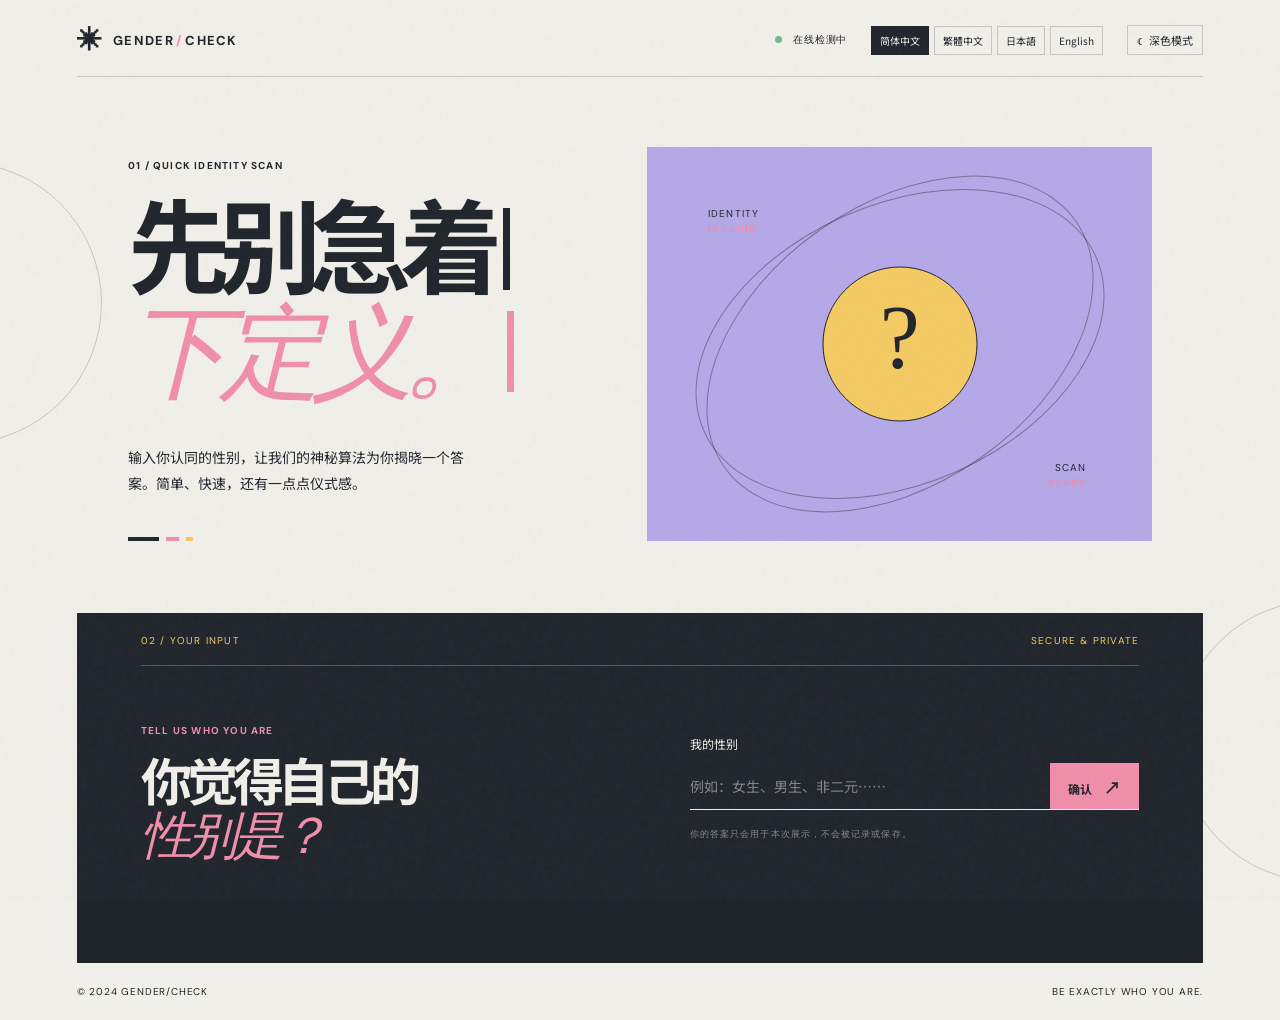
<file: gender-check.html>
<!doctype html>
<html lang="zh-CN">
  <head>
    <meta charset="UTF-8" />
    <meta name="viewport" content="width=device-width, initial-scale=1.0" />
    <meta name="description" content="输入性别，看看性别检测器会告诉你什么。" />
    <meta name="theme-color" content="#f1efe9" />
    <title id="page-title">性别检测器 | 你的答案，即将揭晓</title>
    <script src="theme.js"></script>
    <link rel="preconnect" href="https://fonts.googleapis.com" />
    <link rel="preconnect" href="https://fonts.gstatic.com" crossorigin />
    <link href="https://fonts.googleapis.com/css2?family=DM+Sans:wght@400;500;700&family=Noto+Sans+SC:wght@400;500;700;900&display=swap" rel="stylesheet" />
    <link rel="stylesheet" href="gender-check.css" />
  </head>
  <body>
    <div class="grain" aria-hidden="true"></div>
    <header class="site-header">
      <a class="brand" href="index.html" aria-label="返回项目主页"><span class="brand-symbol">✳</span><span>GENDER<span class="brand-accent">/</span>CHECK</span></a>
      <div class="header-tools"><span class="status"><i></i> <span id="status-text">在线检测中</span></span><div class="language-switcher" role="group" aria-label="语言切换"><button class="lang-btn active" type="button" data-lang="zh-CN">简体中文</button><button class="lang-btn" type="button" data-lang="zh-TW">繁體中文</button><button class="lang-btn" type="button" data-lang="ja">日本語</button><button class="lang-btn" type="button" data-lang="en">English</button></div><button class="theme-toggle" type="button" data-theme-toggle></button></div>
    </header>

    <main id="top">
      <section class="hero">
        <div class="hero-copy">
          <p class="kicker" id="hero-kicker">01 / QUICK IDENTITY SCAN</p>
          <h1 id="gender-hero-title" aria-label="先别急着下定义。"><span class="typing-line" data-text="先别急着"></span><br /><em class="typing-line" data-text="下定义。"></em></h1>
          <p class="intro" id="hero-intro">输入你认同的性别，让我们的神秘算法为你揭晓一个答案。简单、快速，还有一点点仪式感。</p>
          <div class="decor-line"><span></span><span></span><span></span></div>
        </div>
        <div class="orbital-art" aria-hidden="true">
          <div class="orbit orbit-one"></div><div class="orbit orbit-two"></div>
          <div class="orb"><span>?</span></div>
          <div class="art-label label-top" id="art-top">IDENTITY<br /><b>IS FLUID</b></div>
          <div class="art-label label-bottom" id="art-bottom">SCAN<br /><b>READY</b></div>
        </div>
      </section>

      <section class="checker" aria-labelledby="checker-title">
        <div class="panel-top"><span id="panel-input">02 / YOUR INPUT</span><span id="panel-private">SECURE &amp; PRIVATE</span></div>
        <div class="checker-content">
          <div>
            <p class="mini-label" id="form-kicker">Tell us who you are</p>
            <h2 id="checker-title"><span id="question-text">你觉得自己的</span><br /><em id="question-em">性别是？</em></h2>
          </div>
          <form id="gender-form" class="form-area">
            <label id="input-label" for="gender-input">我的性别</label>
            <div class="input-row">
              <input id="gender-input" name="gender" type="text" placeholder="例如：女生、男生、非二元……" autocomplete="off" maxlength="40" />
              <button id="submit-button" type="submit">确认 <span>↗</span></button>
            </div>
            <p class="privacy-note" id="privacy-note">你的答案只会用于本次展示，不会被记录或保存。</p>
          </form>
        </div>
        <div class="result" id="result" aria-live="polite" hidden>
          <div class="result-mark">✦</div>
          <p class="mini-label" id="result-kicker">THE RESULT IS IN</p>
          <p class="result-text" id="result-text">你的性别为：</p>
          <h2 id="result-value"></h2>
          <button class="reset-button" id="reset-button" type="button"><span id="reset-text">再检测一次</span> <span>↻</span></button>
        </div>
      </section>
    </main>
    <footer><span>© 2024 GENDER/CHECK</span><span id="footer-text">Be exactly who you are.</span></footer>
    <script src="typing.js"></script>
    <script>
      const form = document.querySelector('#gender-form');
      const input = document.querySelector('#gender-input');
      const checker = document.querySelector('.checker');
      const result = document.querySelector('#result');
      const resultValue = document.querySelector('#result-value');
      const resetButton = document.querySelector('#reset-button');
      const submitButton = document.querySelector('#submit-button');
      const languages = {
        'zh-CN': { html: 'zh-CN', title: '性别检测器 | 你的答案，即将揭晓', status: '在线检测中', heroKicker: '01 / QUICK IDENTITY SCAN', heroTitle: '先别急着<br /><em>下定义。</em>', heroIntro: '输入你认同的性别，让我们的神秘算法为你揭晓一个答案。简单、快速，还有一点点仪式感。', artTop: 'IDENTITY<br /><b>IS FLUID</b>', artBottom: 'SCAN<br /><b>READY</b>', panelInput: '02 / YOUR INPUT', panelPrivate: 'SECURE &amp; PRIVATE', formKicker: 'Tell us who you are', question: '你觉得自己的', questionEm: '性别是？', inputLabel: '我的性别', placeholder: '例如：女生、男生、非二元……', submit: '确认', privacy: '你的答案只会用于本次展示，不会被记录或保存。', resultKicker: 'THE RESULT IS IN', resultText: '你的性别为：', reset: '再检测一次', footer: 'Be exactly who you are.', loading: '分析中' },
        'zh-TW': { html: 'zh-TW', title: '性別檢測器 | 你的答案，即將揭曉', status: '線上檢測中', heroKicker: '01 / QUICK IDENTITY SCAN', heroTitle: '先別急著<br /><em>下定義。</em>', heroIntro: '輸入你認同的性別，讓我們的神秘算法為你揭曉一個答案。簡單、快速，還有一點點儀式感。', artTop: 'IDENTITY<br /><b>IS FLUID</b>', artBottom: 'SCAN<br /><b>READY</b>', panelInput: '02 / YOUR INPUT', panelPrivate: 'SECURE &amp; PRIVATE', formKicker: 'Tell us who you are', question: '你覺得自己的', questionEm: '性別是？', inputLabel: '我的性別', placeholder: '例如：女生、男生、非二元……', submit: '確認', privacy: '你的答案只會用於本次展示，不會被記錄或保存。', resultKicker: 'THE RESULT IS IN', resultText: '你的性別為：', reset: '再檢測一次', footer: 'Be exactly who you are.', loading: '分析中' },
        ja: { html: 'ja', title: '性別チェッカー | あなたの答えを発表', status: 'オンライン検出中', heroKicker: '01 / QUICK IDENTITY SCAN', heroTitle: 'まだ急いで<br /><em>決めないで。</em>', heroIntro: 'あなたが認識している性別を入力してください。神秘的なアルゴリズムが答えを導きます。', artTop: 'IDENTITY<br /><b>IS FLUID</b>', artBottom: 'SCAN<br /><b>READY</b>', panelInput: '02 / YOUR INPUT', panelPrivate: 'SECURE &amp; PRIVATE', formKicker: 'あなたについて教えてください', question: 'あなたが思う', questionEm: '性別は？', inputLabel: '私の性別', placeholder: '例：女性、男性、ノンバイナリー……', submit: '確認', privacy: 'あなたの答えは今回の表示にのみ使用され、保存されません。', resultKicker: 'THE RESULT IS IN', resultText: 'あなたの性別は：', reset: 'もう一度診断', footer: 'Be exactly who you are.', loading: '分析中' },
        en: { html: 'en', title: 'Gender Check | Your answer is about to be revealed', status: 'CHECKING ONLINE', heroKicker: '01 / QUICK IDENTITY SCAN', heroTitle: 'Don’t rush<br /><em>to define.</em>', heroIntro: 'Enter the gender you identify with and let our mysterious algorithm reveal an answer. Simple, quick, with a little ceremony.', artTop: 'IDENTITY<br /><b>IS FLUID</b>', artBottom: 'SCAN<br /><b>READY</b>', panelInput: '02 / YOUR INPUT', panelPrivate: 'SECURE &amp; PRIVATE', formKicker: 'Tell us who you are', question: 'What do you feel your', questionEm: 'gender is?', inputLabel: 'My gender', placeholder: 'e.g. woman, man, non-binary…', submit: 'Confirm', privacy: 'Your answer is only used for this display and is never saved.', resultKicker: 'THE RESULT IS IN', resultText: 'Your gender is:', reset: 'Check again', footer: 'Be exactly who you are.', loading: 'ANALYZING' }
      };
      const textIds = { 'page-title': 'title', 'status-text': 'status', 'hero-kicker': 'heroKicker', 'hero-intro': 'heroIntro', 'art-top': 'artTop', 'art-bottom': 'artBottom', 'panel-input': 'panelInput', 'panel-private': 'panelPrivate', 'form-kicker': 'formKicker', 'question-text': 'question', 'question-em': 'questionEm', 'input-label': 'inputLabel', 'privacy-note': 'privacy', 'result-kicker': 'resultKicker', 'result-text': 'resultText', 'reset-text': 'reset', 'footer-text': 'footer' };
      let currentLanguage = localStorage.getItem('gender-check-language') || 'zh-CN';
      const setLanguage = (language) => { const copy = languages[language]; currentLanguage = language; document.documentElement.lang = copy.html; Object.entries(textIds).forEach(([id, key]) => { document.querySelector(`#${id}`).innerHTML = copy[key]; }); const titleLines = document.querySelectorAll('#gender-hero-title .typing-line'); const titleParts = copy.heroTitle.replace(/<br\s*\/?>/i, '|').replace(/<[^>]+>/g, '').split('|'); titleLines.forEach((line, index) => { line.dataset.text = titleParts[index] || ''; }); document.querySelector('#gender-hero-title').setAttribute('aria-label', titleParts.join('')); if (window.resetTypingTitles) window.resetTypingTitles(); input.placeholder = copy.placeholder; submitButton.innerHTML = `${copy.submit} <span>↗</span>`; document.title = copy.title; document.querySelectorAll('.lang-btn').forEach((button) => button.classList.toggle('active', button.dataset.lang === language)); localStorage.setItem('gender-check-language', language); };
      document.querySelectorAll('.lang-btn').forEach((button) => button.addEventListener('click', () => setLanguage(button.dataset.lang)));
      setLanguage(currentLanguage);

      form.addEventListener('submit', (event) => {
        event.preventDefault();
        const value = input.value.trim();
        const characters = 'ABCDEFGHIJKLMNOPQRSTUVWXYZabcdefghijklmnopqrstuvwxyz0123456789';
        const randomGender = Array.from({ length: 21 }, () => characters[Math.floor(Math.random() * characters.length)]).join('');
        const gender = value || randomGender;
        checker.classList.add('is-loading');
        input.disabled = true;
        form.querySelector('button').disabled = true;
        form.querySelector('button').innerHTML = `${languages[currentLanguage].loading} <span class="spinner">◌</span>`;
        const delay = 2000 + Math.floor(Math.random() * 3001);
        window.setTimeout(() => {
          resultValue.textContent = gender;
          form.hidden = true;
          result.hidden = false;
          checker.classList.remove('is-loading');
          result.classList.add('show');
        }, delay);
      });

      resetButton.addEventListener('click', () => {
        result.hidden = true;
        result.classList.remove('show');
        form.hidden = false;
        input.disabled = false;
        input.value = '';
        const button = form.querySelector('button');
        button.disabled = false;
        button.innerHTML = `${languages[currentLanguage].submit} <span>↗</span>`;
        input.focus();
      });
    </script>
  </body>
</html>
</file>
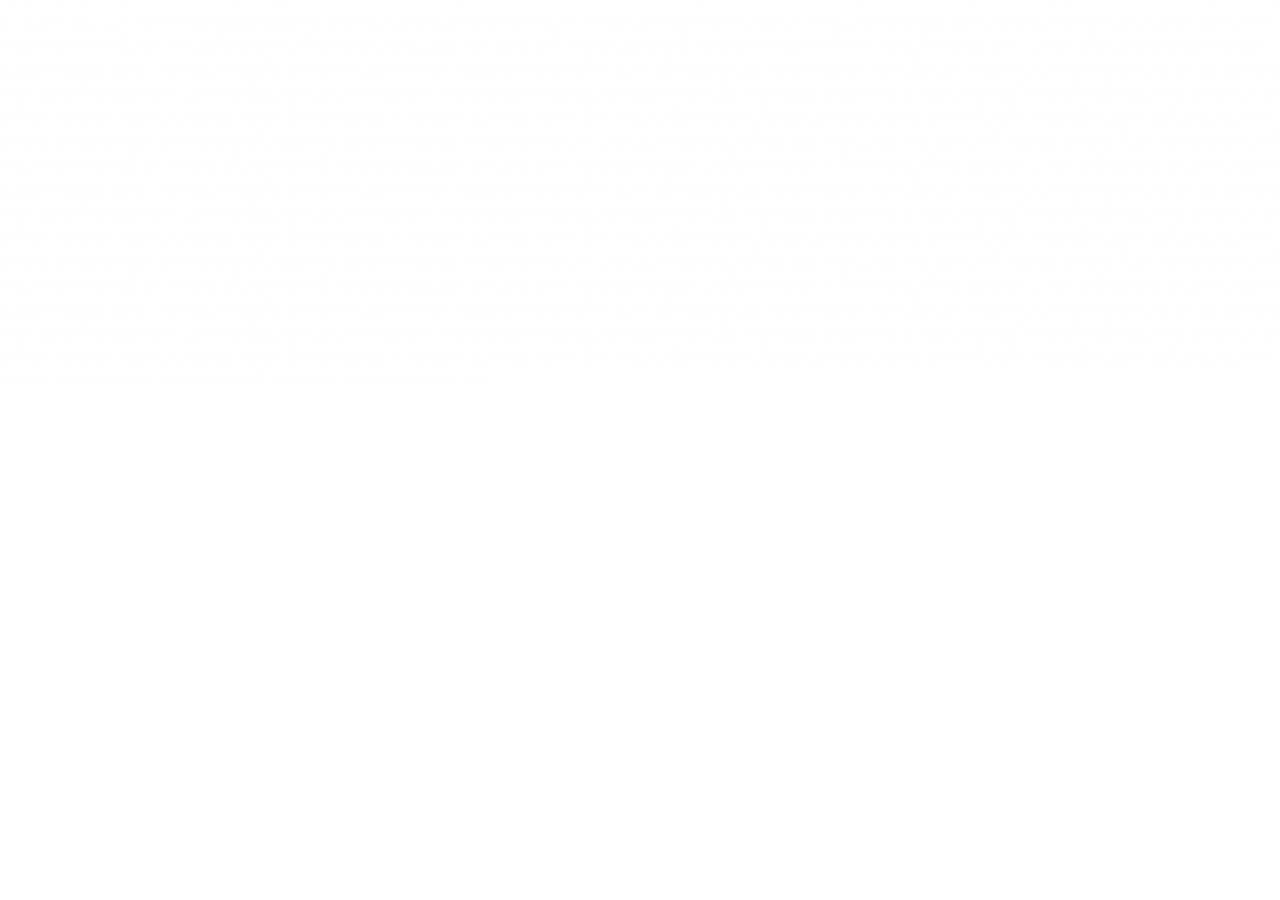
<file: LSB.html>
<!DOCTYPE html>
<html lang="zh-CN">
<head>
<meta charset="UTF-8" />
<meta name="viewport" content="width=device-width, initial-scale=1" />
<title>所见也不一定是真实的</title>
<style>
  html, body {
    margin: 0;
    padding: 0;
    height: 100%;
    background: #ffffff;
    overflow: hidden;
  }

  /* 铺满视口的隐写层：文字颜色近乎纯白，肉眼看上去页面是空的 */
  #bg {
    position: fixed;
    inset: 0;
    overflow: hidden;
    font-family: Georgia, "Times New Roman", "Songti SC", "SimSun", serif;
    font-size: 12px;
    line-height: 12px;
    letter-spacing: 0;
    white-space: pre-wrap;
    word-break: break-all;
    color: #fefefe;
    user-select: none;
    pointer-events: none;
  }
  #bg span { white-space: pre-wrap; }

  /* 仅在读取失败时出现的极淡提示，正常使用时完全不可见 */
  #hint {
    position: fixed;
    left: 16px;
    top: 16px;
    max-width: 380px;
    font: 12px/1.7 -apple-system, BlinkMacSystemFont, "Segoe UI",
          "PingFang SC", "Microsoft YaHei", sans-serif;
    color: #d8d8d8;
    display: none;
    cursor: pointer;
    pointer-events: auto;
    z-index: 10;
  }
  #hint:hover { color: #bdbdbd; }
</style>
</head>
<body>

<div id="bg"></div>
<div id="hint"></div>
<input type="file" id="fileInput" accept=".txt,text/plain" hidden />

<script>
(() => {
  'use strict';

  const bg        = document.getElementById('bg');
  const hintEl    = document.getElementById('hint');
  const fileInput = document.getElementById('fileInput');

  const HEADER_BITS = 32;   // 32 位长度头
  const BASE        = 254;  // 近白基色，最低位承载数据 → 254 / 255
  const FONT        = 12;   // 与 CSS 的 font-size / line-height 保持一致

  // 用于铺满视口的伪装文本
  const PAD =
    'Lorem ipsum dolor sit amet, consectetur adipiscing elit, sed do eiusmod ' +
    'tempor incididunt ut labore et dolore magna aliqua. Ut enim ad minim veniam, ' +
    'quis nostrud exercitation ullamco laboris nisi ut aliquip ex ea commodo ' +
    'consequat. Duis aute irure dolor in reprehenderit in voluptate velit esse ' +
    'cillum dolore eu fugiat nulla pariatur. Excepteur sint occaecat cupidatat ' +
    'non proident, sunt in culpa qui officia deserunt mollit anim id est laborum. ';

  let currentText = '';
  let resizeTimer = 0;

  /* ---------- 文本 → 位流（32 位长度头 + 数据位） ---------- */

  function buildBits(text) {
    const bytes = new TextEncoder().encode(text);
    const bits = new Array(HEADER_BITS + bytes.length * 8);
    let k = 0;

    for (let i = 31; i >= 0; i--) bits[k++] = (bytes.length >>> i) & 1;

    for (let i = 0; i < bytes.length; i++) {
      const b = bytes[i];
      for (let j = 7; j >= 0; j--) bits[k++] = (b >> j) & 1;
    }
    return bits;
  }

  /* ---------- 渲染：把位流写进字符颜色的最低位 ---------- */

  function render(text) {
    currentText = text;
    const bits = buildBits(text);

    // 至少铺满整个视口
    const cols = Math.ceil((window.innerWidth  || 1024) / FONT) + 2;
    const rows = Math.ceil((window.innerHeight || 768)  / FONT) + 2;
    const total = Math.max(Math.ceil(bits.length / 3), cols * rows);

    const frag = document.createDocumentFragment();
    let bi = 0;

    for (let i = 0; i < total; i++) {
      const span = document.createElement('span');
      const ch = PAD[i % PAD.length];
      span.textContent = ch === ' ' ? '\u00A0' : ch;

      let r = BASE, g = BASE, b = BASE;
      if (bi < bits.length) r = (r & 0xFE) | bits[bi++];
      if (bi < bits.length) g = (g & 0xFE) | bits[bi++];
      if (bi < bits.length) b = (b & 0xFE) | bits[bi++];

      span.style.color = `rgb(${r},${g},${b})`;
      frag.appendChild(span);
    }

    bg.textContent = '';
    bg.appendChild(frag);

    hintEl.style.display = 'none';
  }

  /* ---------- 读取 text.txt ---------- */

  async function loadFromFetch() {
    try {
      const res = await fetch('text.txt', { cache: 'no-store' });
      if (!res.ok) throw new Error('HTTP ' + res.status);
      render(await res.text());
    } catch (err) {
      // 仅在失败时出现极淡提示，正常使用时页面完全空白
      hintEl.textContent =
        '未能自动读取 text.txt（' + err.message + '）。' +
        '若以 file:// 方式打开，浏览器会拦截本地请求 —— 点此手动选择文件。';
      hintEl.style.display = 'block';
    }
  }

  /* ---------- 事件 ---------- */

  hintEl.addEventListener('click', () => fileInput.click());

  fileInput.addEventListener('change', async () => {
    const file = fileInput.files && fileInput.files[0];
    if (!file) return;
    render(await file.text());
  });

  window.addEventListener('resize', () => {
    clearTimeout(resizeTimer);
    resizeTimer = setTimeout(() => render(currentText), 250);
  });

  loadFromFetch();
})();
</script>
</body>
</html>
</file>
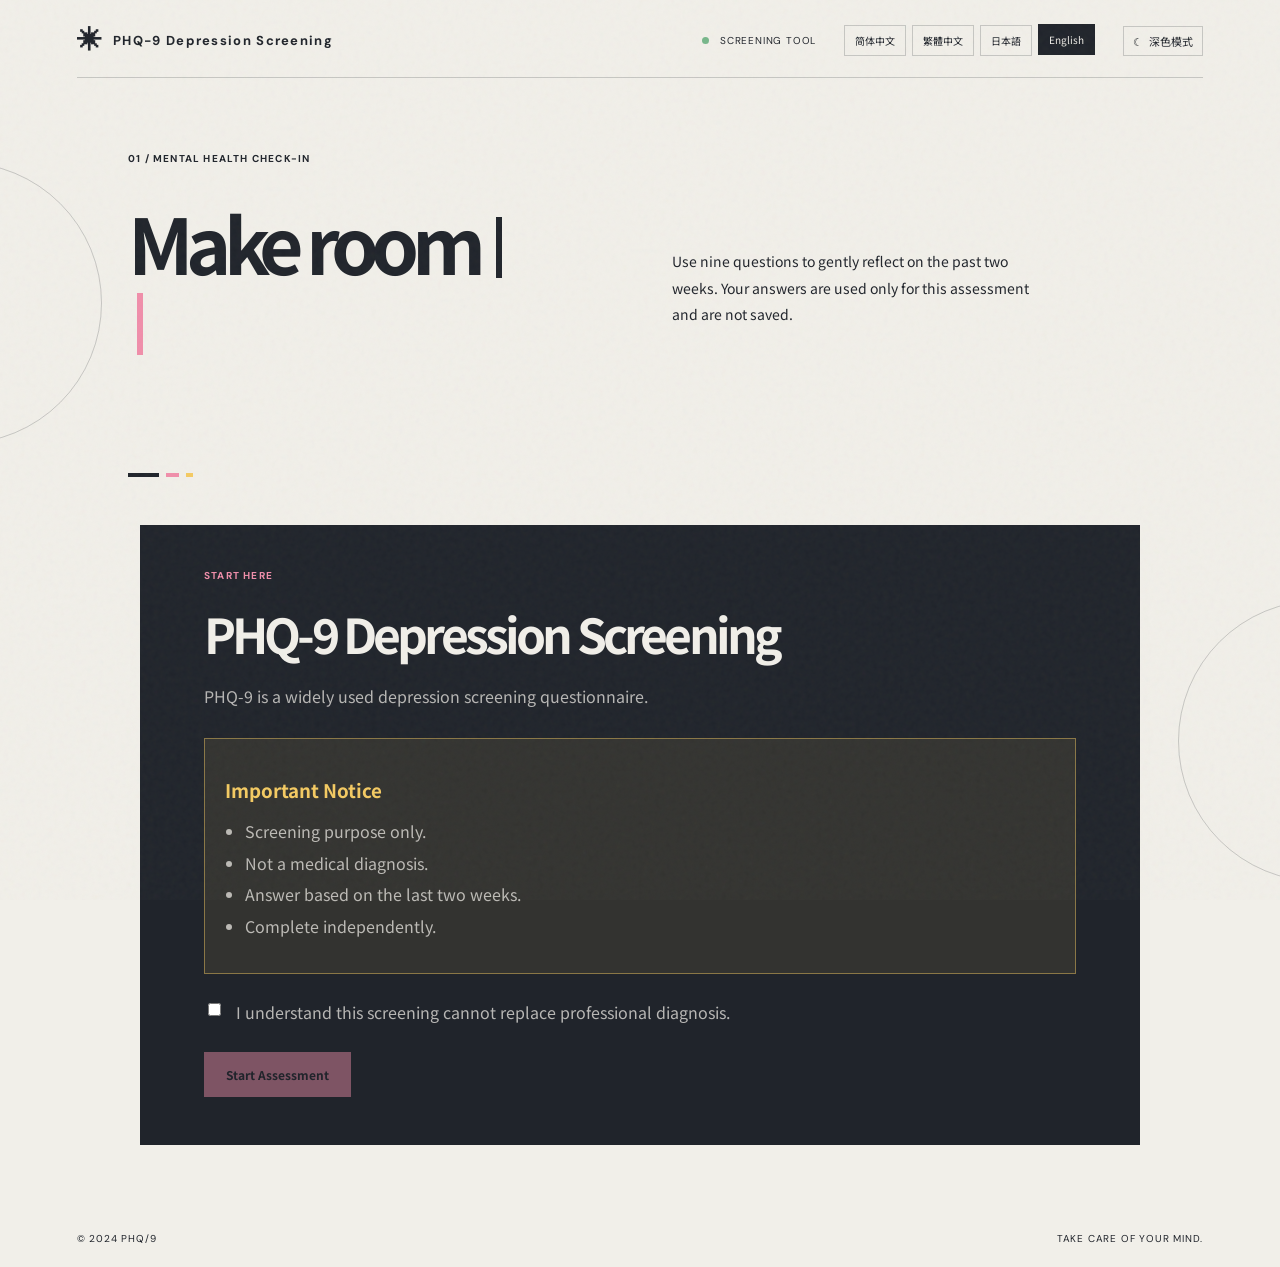
<file: PHQ-9.html>
<!doctype html>
<html lang="zh-CN">
  <head>
    <meta charset="UTF-8" />
    <meta name="viewport" content="width=device-width, initial-scale=1.0" />
    <meta name="description" content="PHQ-9 抑郁症状筛查工具，仅供心理健康筛查参考。" />
    <meta name="theme-color" content="#f1efe9" />
    <script src="theme.js"></script>
    <title>PHQ-9 抑郁筛查</title>
    <link rel="preconnect" href="https://fonts.googleapis.com" />
    <link rel="preconnect" href="https://fonts.gstatic.com" crossorigin />
    <link href="https://fonts.googleapis.com/css2?family=DM+Sans:wght@400;500;700&family=Noto+Sans+SC:wght@400;500;700;900&display=swap" rel="stylesheet" />
    <link rel="stylesheet" href="gender-check.css" />
    <link rel="stylesheet" href="phq9.css" />
  </head>
  <body>
    <div class="grain" aria-hidden="true"></div>
    <div class="app">
        <header class="site-header">
        <a class="brand" href="index.html" aria-label="返回首页"><span class="brand-symbol">✳</span><span id="siteTitle">PHQ<span class="brand-accent">/</span>9</span></a>
        <div class="header-meta"><span class="status"><i></i> <span id="statusText">SCREENING TOOL</span></span><div class="language-switcher" role="group" aria-label="Language Switcher">
          <button class="lang-btn" data-lang="zh-CN">简体中文</button><button class="lang-btn active" data-lang="zh-TW">繁體中文</button><button class="lang-btn" data-lang="ja">日本語</button><button class="lang-btn" data-lang="en">English</button>
        </div><button class="theme-toggle" type="button" data-theme-toggle></button></div>
      </header>

      <main>
        <div class="page-intro"><p class="kicker" id="introKicker">01 / MENTAL HEALTH CHECK-IN</p><h1 id="introTitle" class="typing-title" aria-label="给情绪一个被看见的机会。"><span class="typing-line" data-text="给情绪一个"></span><br /><em class="typing-line" data-text="被看见的机会。"></em></h1><p class="intro-copy" id="introCopy">用九个问题，温和地了解过去两周的状态。答案只用于本次测评，不会被记录或保存。</p><div class="decor-line"><span></span><span></span><span></span></div></div>
        <div class="container">
          <section id="homePage" class="card fade-in">
            <p class="mini-label">START HERE</p><h2 class="home-title" id="homeTitle">PHQ-9 憂鬱篩查</h2><p class="home-description" id="homeDescription">PHQ-9 是常用的憂鬱症狀篩查量表，可用於初步了解近期心理狀態。</p>
            <div class="notice-box"><h3 id="noticeTitle">注意事項</h3><ul id="noticeList"><li>本測評僅供心理健康篩查參考。</li><li>結果不能取代醫師診斷。</li><li>請依最近兩週狀況作答。</li><li>請獨立完成測評。</li></ul></div>
            <div class="checkbox-area"><input type="checkbox" id="agreementCheckbox" aria-required="true" /><label for="agreementCheckbox" id="agreementText">我已閱讀並理解本測評僅供篩查參考，不能取代專業診斷。</label></div>
            <div class="center"><button id="startButton" class="btn btn-primary" disabled aria-label="Start Assessment">開始測評 <span>↗</span></button></div>
          </section>

          <section id="questionPage" class="card hidden" aria-live="polite"><div class="section-tag"><span>02 / QUESTIONS</span><span>ONE STEP AT A TIME</span></div><div class="progress-wrapper"><div class="progress-info"><span id="questionCounter">1 / 9</span><span id="progressPercent">11%</span></div><div class="progress-bar"><div class="progress-fill" id="progressFill"></div></div></div><h2 id="questionText" class="question-title">Question</h2><div id="answerList" class="answer-list"></div><div class="question-actions"><button id="previousButton" class="btn btn-secondary" type="button">上一题</button></div></section>

          <section id="resultPage" class="card hidden"><div class="section-tag"><span>03 / YOUR REFLECTION</span><span>KEEP THIS FOR YOURSELF</span></div><div class="result-header"><p class="mini-label">THE RESULT IS IN</p><h2 id="resultTitle">測評結果</h2><div id="scoreNumber" class="score-number">0</div><div id="scoreLevel" class="score-level">-</div><div id="testTime" class="mt-20"></div></div><div class="chart-wrapper"><div class="chart-card"><canvas id="scoreChart" width="300" height="300" aria-label="PHQ-9 Score Chart" role="img"></canvas></div></div><div class="result-grid"><div class="info-box"><h3 id="summaryTitle">總結</h3><p id="summaryContent"></p></div><div class="info-box"><h3 id="adviceTitle">建議</h3><p id="adviceContent"></p></div></div><div id="riskWarning" class="warning-box hidden"><h3 id="riskWarningTitle">風險提示</h3><p id="riskWarningContent"></p></div><div class="result-actions"><button id="exportButton" class="btn btn-primary" aria-label="Export PDF">導出 PDF <span>↗</span></button><button id="restartButton" class="btn btn-secondary" aria-label="Restart">重新作答 <span>↻</span></button></div></section>

          <section id="loadingPage" class="card hidden"><div class="loading"><div class="spinner"></div><div id="loadingText">正在計算結果...</div></div></section>
        </div>
      </main>

      <div id="exportModal" class="modal-overlay" aria-hidden="true"><div class="modal" role="dialog" aria-modal="true" aria-labelledby="exportTitle"><h2 id="exportTitle" class="modal-title">导出选项</h2><div class="export-options"><label class="export-option"><input type="checkbox" id="pdfScore" checked /><span id="pdfScoreText">总分</span></label><label class="export-option"><input type="checkbox" id="pdfLevel" checked /><span id="pdfLevelText">风险等级</span></label><label class="export-option"><input type="checkbox" id="pdfChart" checked /><span id="pdfChartText">环形图</span></label><label class="export-option"><input type="checkbox" id="pdfAdvice" checked /><span id="pdfAdviceText">建议</span></label><label class="export-option"><input type="checkbox" id="pdfTime" checked /><span id="pdfTimeText">测评时间</span></label></div><div class="modal-actions"><button id="cancelExport" class="btn btn-secondary">取消</button><button id="confirmExport" class="btn btn-primary">打印</button></div></div></div>
      <div id="printContainer" class="print-only"></div>
      <footer><span>© 2024 PHQ/9</span><span id="footerNote">Take care of your mind.</span></footer>
    </div>
    <script src="typing.js"></script>
    <script src="phq9.js" defer></script>
  </body>
</html>
</file>
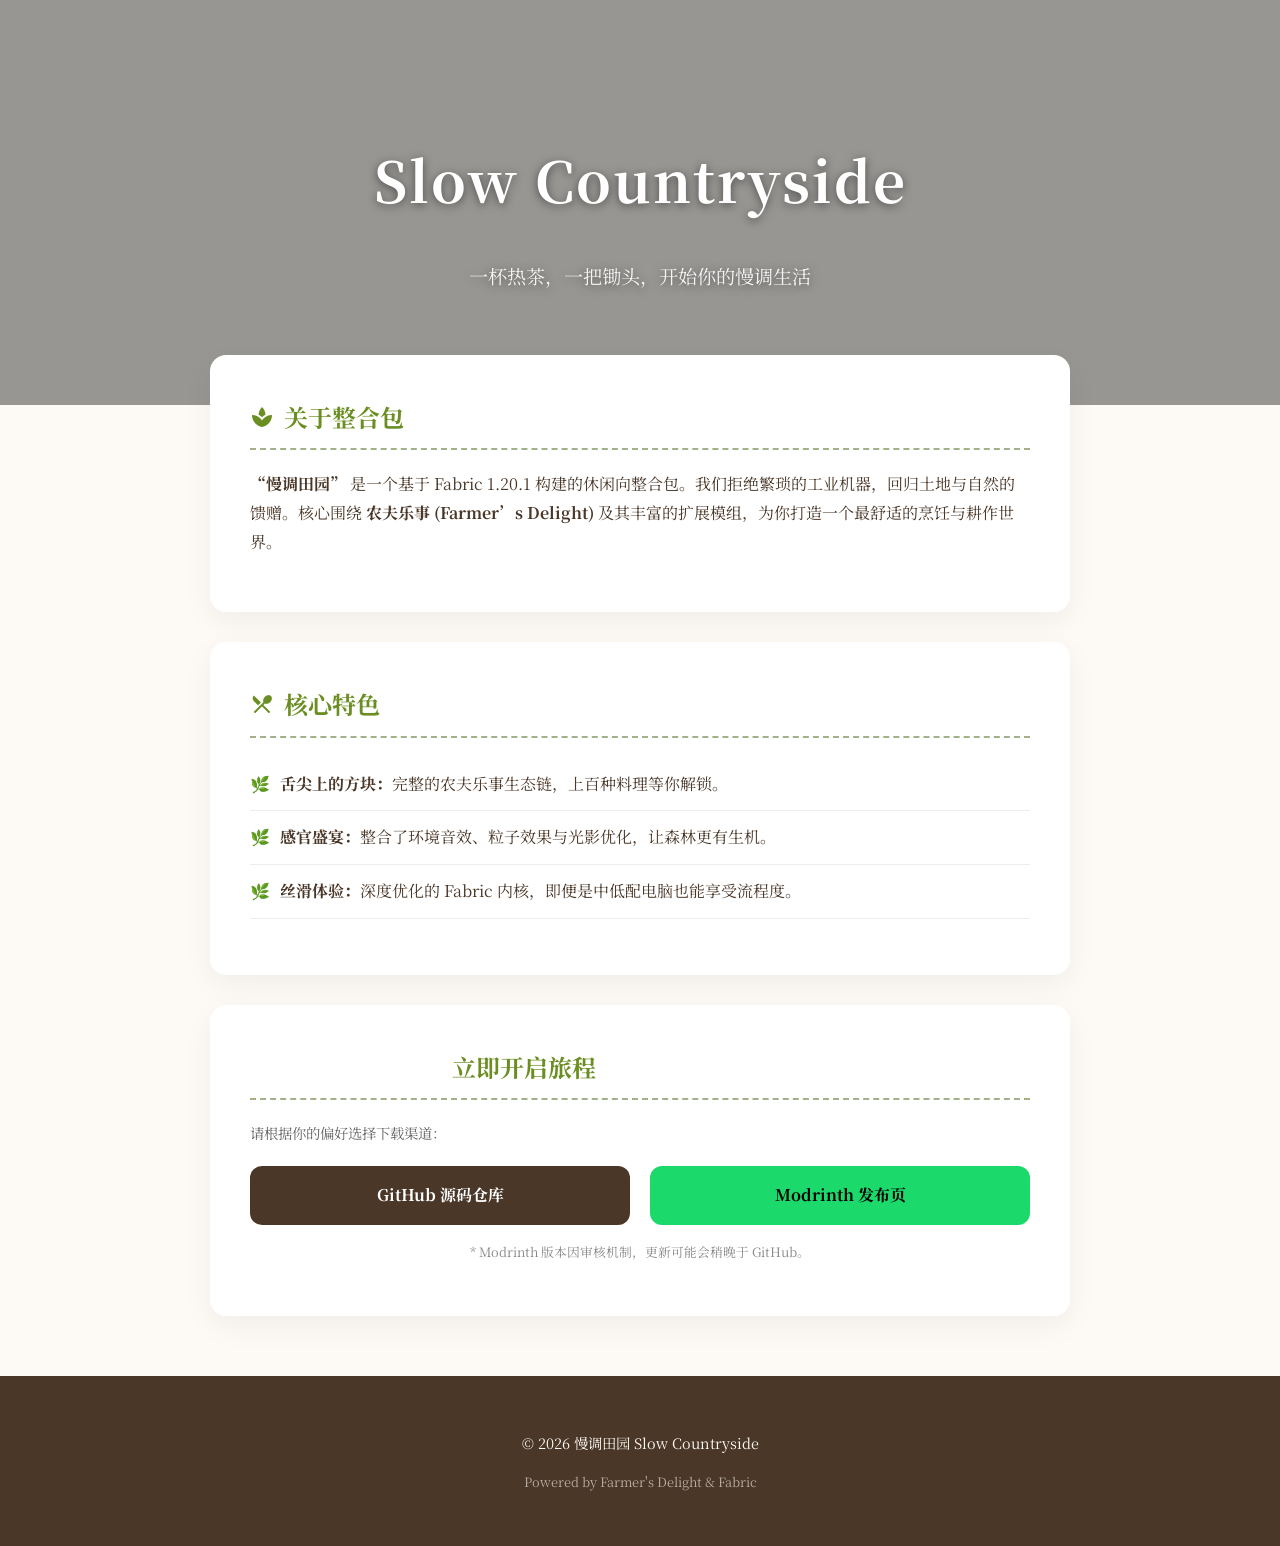
<file: slow_countryside_website.html>
<!DOCTYPE html>
<html lang="zh-CN">

<head>
    <meta charset="UTF-8">
    <meta name="viewport" content="width=device-width, initial-scale=1.0">
    <title>慢调田园 | Slow Countryside - 沉浸式农夫乐事生存</title>
    <link href="https://fonts.googleapis.com/css2?family=Noto+Serif+SC:wght@400;700&family=Material+Icons&display=swap" rel="stylesheet">
    <style>
        :root {
            --primary-green: #6b8e23;
            --soft-green: #a2b18a;
            --cream: #fdfaf5;
            --dark-wood: #4a3728;
            --accent: #d4a373;
        }

        * { box-sizing: border-box; }

        body {
            font-family: 'Noto Serif SC', serif;
            margin: 0;
            background-color: var(--cream);
            color: var(--dark-wood);
            line-height: 1.8;
        }

        /* 顶部 Header 优化 */
        header {
            background: linear-gradient(rgba(0,0,0,0.4), rgba(0,0,0,0.4)), 
                        url('https://images.unsplash.com/photo-1500382017468-9049fed747ef?auto=format&fit=crop&q=80&w=1600') center/cover;
            height: 45vh;
            display: flex;
            flex-direction: column;
            justify-content: center;
            align-items: center;
            color: #fff;
            text-shadow: 0 2px 10px rgba(0,0,0,0.5);
            text-align: center;
        }

        header h1 {
            font-size: 3.5rem;
            margin-bottom: 10px;
            letter-spacing: 2px;
        }

        header p {
            font-size: 1.2rem;
            opacity: 0.9;
        }

        /* 主体内容布局 */
        main {
            max-width: 900px;
            margin: -50px auto 40px;
            padding: 0 20px;
        }

        section {
            background: white;
            padding: 40px;
            border-radius: 16px;
            box-shadow: 0 10px 30px rgba(0,0,0,0.05);
            margin-bottom: 30px;
        }

        h2 {
            display: flex;
            align-items: center;
            color: var(--primary-green);
            border-bottom: 2px dashed var(--soft-green);
            padding-bottom: 10px;
            margin-top: 0;
        }

        h2 .material-icons { margin-right: 10px; }

        /* 特色列表样式 */
        ul {
            list-style: none;
            padding: 0;
        }

        li {
            padding: 12px 0;
            border-bottom: 1px solid #eee;
            display: flex;
            align-items: center;
        }

        li:before {
            content: "🌿";
            margin-right: 10px;
        }

        /* 按钮样式 */
        .download-container {
            display: grid;
            grid-template-columns: 1fr 1fr;
            gap: 20px;
            margin-top: 20px;
        }

        .btn {
            display: flex;
            align-items: center;
            justify-content: center;
            padding: 15px 20px;
            border-radius: 12px;
            text-decoration: none;
            font-weight: bold;
            transition: all 0.3s ease;
            text-align: center;
        }

        .btn-github {
            background: var(--dark-wood);
            color: white;
        }

        .btn-modrinth {
            background: #1bd96a;
            color: #000;
        }

        .btn:hover {
            transform: translateY(-3px);
            box-shadow: 0 5px 15px rgba(0,0,0,0.1);
            opacity: 0.9;
        }

        footer {
            background: var(--dark-wood);
            color: var(--cream);
            text-align: center;
            padding: 40px 20px;
            margin-top: 60px;
            font-size: 0.9rem;
        }

        /* 响应式调整 */
        @media (max-width: 600px) {
            header h1 { font-size: 2.2rem; }
            .download-container { grid-template-columns: 1fr; }
            section { padding: 25px; }
        }
    </style>
</head>

<body>
    <header>
        <h1>Slow Countryside</h1>
        <p>一杯热茶，一把锄头，开始你的慢调生活</p>
    </header>

    <main>
        <section>
            <h2><span class="material-icons">spa</span>关于整合包</h2>
            <p><strong>“慢调田园”</strong> 是一个基于 Fabric 1.20.1 构建的休闲向整合包。我们拒绝繁琐的工业机器，回归土地与自然的馈赠。核心围绕 <strong>农夫乐事 (Farmer’s Delight)</strong> 及其丰富的扩展模组，为你打造一个最舒适的烹饪与耕作世界。</p>
        </section>

        <section>
            <h2><span class="material-icons">restaurant_menu</span>核心特色</h2>
            <ul>
                <li><strong>舌尖上的方块：</strong> 完整的农夫乐事生态链，上百种料理等你解锁。</li>
                <li><strong>感官盛宴：</strong> 整合了环境音效、粒子效果与光影优化，让森林更有生机。</li>
                <li><strong>丝滑体验：</strong> 深度优化的 Fabric 内核，即便是中低配电脑也能享受流程度。</li>
            </ul>
        </section>

        <section>
            <h2><span class="material-icons">download</span>立即开启旅程</h2>
            <p style="font-size: 0.9rem; color: #666;">请根据你的偏好选择下载渠道：</p>
            <div class="download-container">
                <a href="https://github.com/shenlingfeng233/Slow-Countryside-Farmer-s-Delight-Fabric-Pack" class="btn btn-github">
                    GitHub 源码仓库
                </a>
                <a href="https://modrinth.com/modpack/slow-countryside-farmers-delight-fabric-pack" class="btn btn-modrinth">
                    Modrinth 发布页
                </a>
            </div>
            <p style="margin-top: 15px; font-size: 0.8rem; color: #888; text-align: center;">
                * Modrinth 版本因审核机制，更新可能会稍晚于 GitHub。
            </p>
        </section>
    </main>

    <footer>
        <p>© 2026 慢调田园 Slow Countryside</p>
        <p style="opacity: 0.6; font-size: 0.8rem;">Powered by Farmer's Delight & Fabric</p>
    </footer>
</body>

</html>
</file>
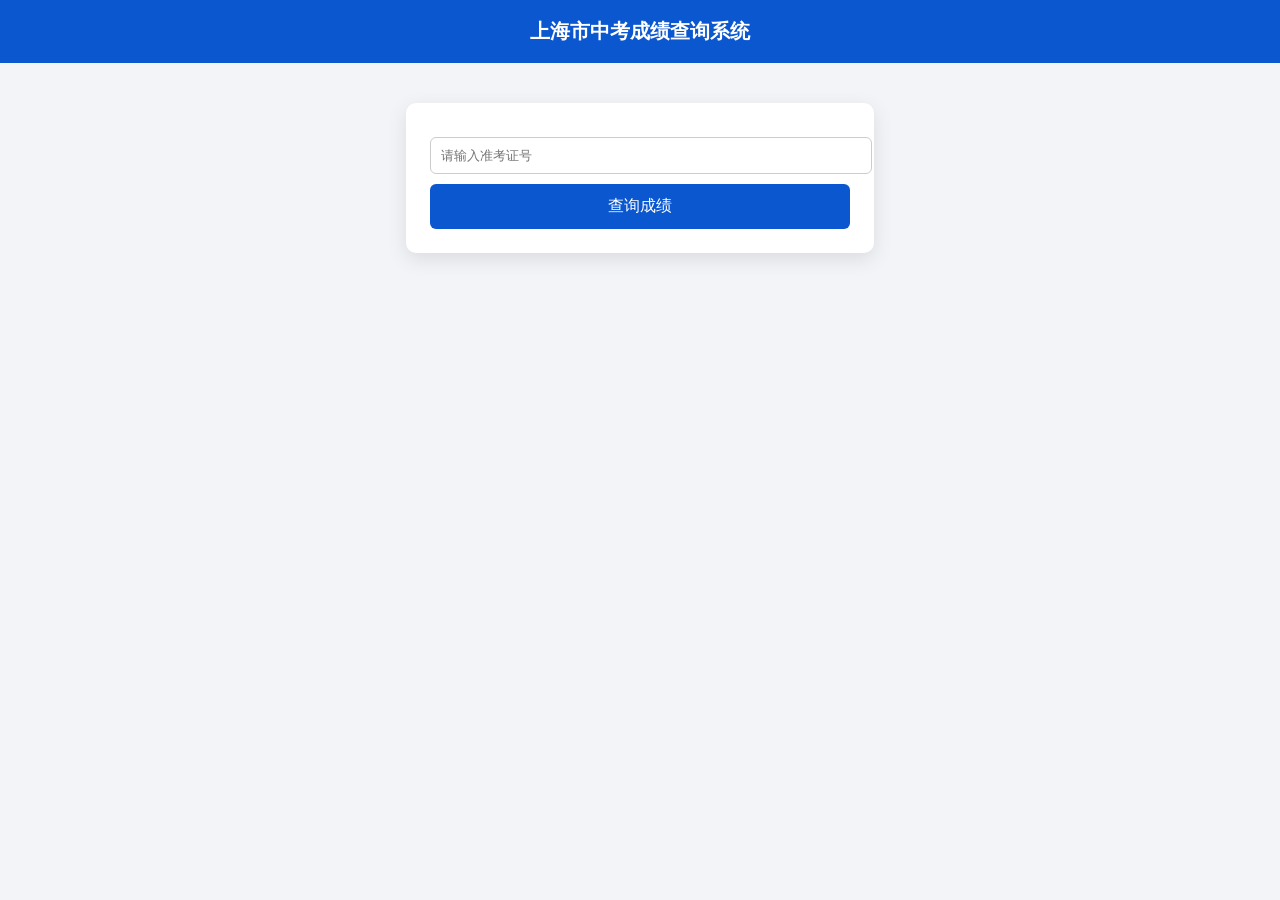
<file: 中考成绩查询.html>
<!DOCTYPE html>
<html lang="zh-CN">
<head>
<meta charset="UTF-8" />
<meta name="viewport" content="width=device-width, initial-scale=1.0"/>
<title>上海市中考成绩查询系统</title>

<style>
    body {
        margin: 0;
        font-family: "Microsoft YaHei", sans-serif;
        background: #f2f4f7;
    }

    .header {
        background: #0b57d0;
        color: white;
        padding: 18px;
        text-align: center;
        font-size: 20px;
        font-weight: bold;
    }

    .container {
        width: 420px;
        margin: 40px auto;
        background: white;
        padding: 24px;
        border-radius: 10px;
        box-shadow: 0 6px 20px rgba(0,0,0,0.1);
    }

    input {
        width: 100%;
        padding: 10px;
        margin: 10px 0;
        border: 1px solid #ccc;
        border-radius: 6px;
    }

    button {
        width: 100%;
        padding: 12px;
        background: #0b57d0;
        color: white;
        border: none;
        border-radius: 6px;
        cursor: pointer;
        font-size: 16px;
    }

    button:hover {
        background: #0948b8;
    }

    .loading {
        display: none;
        text-align: center;
        margin-top: 20px;
        color: #555;
    }

    .result {
        display: none;
        margin-top: 20px;
        padding: 15px;
        border-top: 1px solid #eee;
    }

    .score {
        font-size: 18px;
        font-weight: bold;
        color: #0b57d0;
    }
</style>
</head>

<body>

<div class="header">
    上海市中考成绩查询系统
</div>

<div class="container">

    <input id="examId" placeholder="请输入准考证号"/>
    <button onclick="query()">查询成绩</button>

    <div class="loading" id="loading">
        正在连接数据库服务器...<br/>
        正在获取成绩信息...
    </div>

    <div class="result" id="result"></div>
</div>

<script>
function rand(min, max){
    return Math.floor(Math.random() * (max - min + 1)) + min;
}

function query(){
    const id = document.getElementById("examId").value;
    if(!id){
        alert("请输入准考证号");
        return;
    }

    document.getElementById("loading").style.display = "block";
    document.getElementById("result").style.display = "none";

    setTimeout(() => {

        // 各科随机成绩
        const subjects = {
            "语文": rand(80, 120),
            "数学": rand(70, 120),
            "英语": rand(75, 120),
            "物理": rand(60, 100),
            "化学": rand(60, 100),
            "历史": rand(50, 80),
            "道德与法治": rand(50, 80)
        };

        let total = 0;
        for(let k in subjects) total += subjects[k];

        const maxScore = 750;
        const population = 50000;

        // 简单排名算法（高分更靠前）
        const rank = Math.max(1,
            Math.floor((1 - total / maxScore) * (1 - total / maxScore) * population)
        );

        let html = `<div class="score">查询成功</div>`;
        html += `<p>准考证号：${id}</p>`;
        html += `<p>总分：${total} / ${maxScore}</p>`;
        html += `<p>全市排名：第 ${rank} 名</p>`;
        html += `<hr/>`;
        html += `<b>各科成绩：</b><br/>`;

        for(let k in subjects){
            html += `${k}：${subjects[k]}<br/>`;
        }

        document.getElementById("loading").style.display = "none";
        document.getElementById("result").innerHTML = html;
        document.getElementById("result").style.display = "block";

    }, 2500); // 模拟“服务器繁忙”
}
</script>

</body>
</html>
</file>
<file: index.css>
:root {
    color-scheme: light;
    --ink: #20242b;
    --paper: #f1efe9;
    --pink: #f08eaa;
    --lavender: #b5a8e8;
    --yellow: #f4ca62;
    --line: rgba(32, 36, 43, .2);
    --muted: rgba(32, 36, 43, .65);
}

[data-theme="dark"] {
    --ink: #f1efe9;
    --paper: #17181c;
    --line: rgba(241, 239, 233, .24);
    --muted: rgba(241, 239, 233, .68);
}

[data-theme="dark"] {
    color-scheme: dark;
}

* {
    box-sizing: border-box;
}

html {
    scroll-behavior: smooth;
}

body {
    background: var(--paper);
    color: var(--ink);
    font-family: "Noto Sans SC", sans-serif;
    margin: 0;
    transition: background .25s ease, color .25s ease;
}

body::before,
body::after {
    border: 1px solid var(--line);
    border-radius: 50%;
    content: "";
    height: 280px;
    position: fixed;
    width: 280px;
    z-index: -1;
}

body::before {
    left: -190px;
    top: 17%;
}

body::after {
    bottom: 0;
    right: -190px;
}

a {
    color: inherit;
    text-decoration: none;
}

.grain {
    background-image: url("data:image/svg+xml,%3Csvg viewBox='0 0 180 180' xmlns='http://www.w3.org/2000/svg'%3E%3Cfilter id='n'%3E%3CfeTurbulence type='fractalNoise' baseFrequency='.9' numOctaves='3' stitchTiles='stitch'/%3E%3C/filter%3E%3Crect width='100%25' height='100%25' filter='url(%23n)' opacity='.12'/%3E%3C/svg%3E");
    inset: 0;
    opacity: .32;
    pointer-events: none;
    position: fixed;
    z-index: 10;
}

.page-shell {
    margin: 0 auto;
    max-width: 1440px;
}

.site-header {
    align-items: center;
    border-bottom: 1px solid var(--line);
    display: flex;
    justify-content: space-between;
    margin: 0 6vw;
    padding: 25px 0 21px;
}

.header-actions {
    align-items: center;
    display: flex;
    gap: 20px;
}

.theme-toggle {
    background: transparent;
    border: 1px solid var(--line);
    color: var(--ink);
    cursor: pointer;
    font: 11px "Noto Sans SC", sans-serif;
    padding: 6px 9px;
}

.theme-toggle span {
    margin-left: 4px;
}

.brand {
    align-items: center;
    display: flex;
    font: 700 13px "DM Sans", sans-serif;
    gap: 10px;
    letter-spacing: .1em;
}

.brand-symbol {
    font-size: 25px;
    line-height: .6;
}

.brand-accent {
    color: var(--pink);
    margin: 0 2px;
}

.header-note {
    font: 10px "DM Sans", sans-serif;
    letter-spacing: .08em;
    text-transform: uppercase;
}

.header-note i {
    background: #77b68a;
    border-radius: 50%;
    display: inline-block;
    height: 7px;
    margin-right: 7px;
    width: 7px;
}

.hero {
    align-items: center;
    display: grid;
    gap: 8vw;
    grid-template-columns: 1fr 1fr;
    min-height: 560px;
    padding: 82px 10vw 74px;
}

.kicker {
    font: 700 10px "DM Sans", sans-serif;
    letter-spacing: .12em;
    margin: 0 0 24px;
    text-transform: uppercase;
}

.hero h1 {
    font-size: clamp(48px, 7.2vw, 100px);
    letter-spacing: -.12em;
    line-height: .9;
    margin: 0 0 30px;
}

.typing-line {
    display: inline-block;
    min-height: 1em;
    position: relative;
}

.typing-line::after {
    animation: cursor-blink .8s steps(1) infinite;
    background: currentColor;
    content: "";
    display: inline-block;
    height: .8em;
    margin-left: .12em;
    vertical-align: -.04em;
    width: .07em;
}

.hero em,
h2 em,
h3 em {
    color: var(--pink);
    font-family: Georgia, serif;
    font-weight: 400;
    letter-spacing: -.1em;
}

.hero-intro {
    font-size: 14px;
    line-height: 1.9;
    margin: 0;
    max-width: 360px;
}

.text-link {
    border-bottom: 1px solid var(--ink);
    display: inline-block;
    font-size: 12px;
    font-weight: 700;
    margin-top: 32px;
    padding-bottom: 8px;
}

.text-link span {
    color: var(--pink);
    font-size: 18px;
    margin-left: 14px;
}

.hero-art {
    background: var(--lavender);
    height: 360px;
    overflow: hidden;
    position: relative;
    transform: rotate(2deg);
}

.art-square {
    border: 1px solid rgba(32, 36, 43, .35);
    height: 230px;
    left: 50%;
    position: absolute;
    top: 50%;
    transform: translate(-50%, -50%) rotate(25deg);
    width: 230px;
}

.square-two {
    height: 300px;
    transform: translate(-50%, -50%) rotate(55deg);
    width: 300px;
}

.art-circle {
    align-items: center;
    background: var(--yellow);
    border: 1px solid var(--ink);
    border-radius: 50%;
    display: flex;
    font: 90px Georgia, serif;
    height: 155px;
    justify-content: center;
    left: 50%;
    position: absolute;
    top: 50%;
    transform: translate(-50%, -50%);
    width: 155px;
}

.art-circle span {
    margin-top: -13px;
}

.art-caption {
    font: 10px "DM Sans", sans-serif;
    letter-spacing: .12em;
    line-height: 1.5;
    position: absolute;
}

.art-caption b {
    color: var(--pink);
}

.caption-one {
    left: 10%;
    top: 12%;
}

.caption-two {
    bottom: 10%;
    right: 10%;
    text-align: right;
}

.projects {
    background: var(--ink);
    color: var(--paper);
    padding: 70px 10vw 85px;
}

.section-heading {
    align-items: end;
    display: flex;
    justify-content: space-between;
    margin-bottom: 48px;
}

.section-heading .kicker {
    color: var(--yellow);
}

.section-heading h2 {
    font-size: clamp(39px, 5vw, 70px);
    letter-spacing: -.11em;
    line-height: .92;
    margin: 0;
}

.heading-note {
    color: rgba(241, 239, 233, .6);
    font-size: 12px;
    line-height: 1.8;
    margin: 0 0 4px;
    text-align: right;
}

.project-grid {
    display: grid;
    gap: 20px;
    grid-template-columns: 1fr 1fr;
}

.project-card {
    min-height: 590px;
    padding: 20px 27px 32px;
    transition: transform .3s ease;
}

.project-card:hover {
    transform: translateY(-8px);
}

.project-gender {
    background: var(--pink);
    color: var(--ink);
}

.project-phq {
    background: var(--lavender);
    color: var(--ink);
}

.card-top {
    display: flex;
    font: 10px "DM Sans", sans-serif;
    justify-content: space-between;
    letter-spacing: .1em;
}

.card-visual {
    height: 245px;
    position: relative;
}

.mini-orbit {
    border: 1px solid rgba(32, 36, 43, .45);
    border-radius: 50%;
    height: 190px;
    left: 50%;
    position: absolute;
    top: 52%;
    transform: translate(-50%, -50%) rotate(-24deg);
    width: 285px;
}

.mini-orb {
    align-items: center;
    background: var(--yellow);
    border: 1px solid var(--ink);
    border-radius: 50%;
    display: flex;
    font: 64px Georgia, serif;
    height: 112px;
    justify-content: center;
    left: 50%;
    position: absolute;
    top: 52%;
    transform: translate(-50%, -50%);
    width: 112px;
}

.visual-mark {
    font-size: 26px;
    position: absolute;
    right: 8%;
    top: 22%;
}

.phq-number {
    font: 900 220px "DM Sans", sans-serif;
    left: 17%;
    letter-spacing: -.15em;
    line-height: 1;
    position: absolute;
    top: 10%;
}

.phq-line {
    background: var(--pink);
    height: 8px;
    position: absolute;
    transform: rotate(-18deg);
    width: 190px;
}

.line-a {
    right: 7%;
    top: 34%;
}

.line-b {
    background: var(--yellow);
    right: 18%;
    top: 58%;
    width: 120px;
}

.visual-word {
    bottom: 15%;
    font: 700 10px "DM Sans", sans-serif;
    letter-spacing: .16em;
    position: absolute;
    right: 8%;
    text-align: right;
}

.card-content {
    border-top: 1px solid rgba(32, 36, 43, .28);
    padding-top: 20px;
}

.card-label {
    font: 700 10px "DM Sans", sans-serif;
    letter-spacing: .14em;
    margin: 0 0 14px;
}

.card-content h3 {
    font-size: clamp(29px, 3.3vw, 47px);
    letter-spacing: -.1em;
    line-height: .98;
    margin: 0 0 18px;
}

.card-content p:not(.card-label) {
    font-size: 13px;
    line-height: 1.8;
    margin: 0;
    max-width: 390px;
}

.card-action {
    display: inline-block;
    font-size: 12px;
    font-weight: 700;
    margin-top: 23px;
}

.card-action b {
    color: var(--ink);
    font-size: 18px;
    margin-left: 10px;
}

.closing-note {
    align-items: center;
    display: flex;
    gap: 25px;
    justify-content: center;
    padding: 85px 10vw;
    text-align: center;
}

.closing-mark {
    color: var(--pink);
    font-size: 28px;
}

.closing-note p {
    font-size: 15px;
    line-height: 1.7;
    margin: 0;
}

.closing-note em {
    color: var(--pink);
    font-family: Georgia, serif;
    font-size: 20px;
}

.closing-rule {
    background: var(--yellow);
    height: 4px;
    width: 45px;
}

footer {
    display: flex;
    font: 10px "DM Sans", sans-serif;
    justify-content: space-between;
    letter-spacing: .08em;
    padding: 22px 6vw;
    text-transform: uppercase;
}

@media (max-width: 700px) {
    .site-header {
        align-items: flex-start;
        flex-direction: column;
        gap: 17px;
    }

    .header-actions {
        justify-content: space-between;
        width: 100%;
    }

    .header-note {
        font-size: 9px;
    }

    .hero {
        display: block;
        min-height: auto;
        padding: 60px 10vw 75px;
    }

    .hero-art {
        height: 275px;
        margin-top: 56px;
    }

    .projects {
        padding: 55px 7vw 65px;
    }

    .section-heading {
        align-items: flex-start;
        flex-direction: column;
        gap: 22px;
    }

    .heading-note {
        text-align: left;
    }

    .project-grid {
        grid-template-columns: 1fr;
    }

    .project-card {
        min-height: 560px;
        padding: 19px 21px 27px;
    }

    .card-visual {
        height: 220px;
    }

    .closing-note {
        gap: 12px;
        padding: 62px 8vw;
    }

    .closing-rule {
        width: 25px;
    }

    footer {
        gap: 15px;
        padding: 20px 6vw;
    }
}

[data-theme="dark"] .projects {
    background: #25262d;
}

[data-theme="dark"] .project-card {
    color: #20242b;
}

@keyframes cursor-blink {
    50% {
        opacity: 0;
    }
}

@media (prefers-reduced-motion: reduce) {
    html {
        scroll-behavior: auto;
    }

    .project-card {
        transition: none;
    }

    .typing-line::after {
        animation: none;
    }
}
</file>
<file: gender-check.css>
:root {
  color-scheme: light;
  --ink: #20242b;
  --paper: #f1efe9;
  --pink: #f08eaa;
  --lavender: #b5a8e8;
  --yellow: #f4ca62;
  --line: rgba(32, 36, 43, .2);
}
[data-theme="dark"] { --ink: #f1efe9; --paper: #17181c; --line: rgba(241, 239, 233, .24); }
[data-theme="dark"] { color-scheme: dark; }

* { box-sizing: border-box; }
html { scroll-behavior: smooth; }
body { background: var(--paper); color: var(--ink); font-family: "Noto Sans SC", sans-serif; margin: 0; }
body::before, body::after { border: 1px solid var(--line); border-radius: 50%; content: ""; height: 280px; position: fixed; width: 280px; z-index: -1; }
body::before { left: -180px; top: 18%; } body::after { right: -180px; bottom: 2%; }
.grain { background-image: url("data:image/svg+xml,%3Csvg viewBox='0 0 180 180' xmlns='http://www.w3.org/2000/svg'%3E%3Cfilter id='n'%3E%3CfeTurbulence type='fractalNoise' baseFrequency='.9' numOctaves='3' stitchTiles='stitch'/%3E%3C/filter%3E%3Crect width='100%25' height='100%25' filter='url(%23n)' opacity='.12'/%3E%3C/svg%3E"); inset: 0; opacity: .32; pointer-events: none; position: fixed; z-index: 10; }
a { color: inherit; text-decoration: none; }
.site-header { align-items: center; border-bottom: 1px solid var(--line); display: flex; justify-content: space-between; margin: 0 6vw; padding: 25px 0 21px; }
.brand { align-items: center; display: flex; font-family: "DM Sans", sans-serif; font-size: 13px; font-weight: 700; gap: 10px; letter-spacing: .1em; }.brand-symbol { font-size: 25px; line-height: .6; }.brand-accent { color: var(--pink); margin: 0 2px; }
.status { font-family: "DM Sans", sans-serif; font-size: 10px; letter-spacing: .08em; text-transform: uppercase; }.status i { background: #77b68a; border-radius: 50%; display: inline-block; height: 7px; margin-right: 7px; width: 7px; }
.header-tools { align-items: center; display: flex; gap: 24px; }.language-switcher { display: flex; flex-wrap: wrap; gap: 5px; }.lang-btn { background: transparent; border: 1px solid var(--line); color: var(--ink); cursor: pointer; font: 10px "Noto Sans SC", sans-serif; padding: 6px 8px; transition: background .2s ease, color .2s ease; }.lang-btn:hover, .lang-btn.active { background: var(--ink); color: var(--paper); }
.theme-toggle { background: transparent; border: 1px solid var(--line); color: var(--ink); cursor: pointer; font: 11px "Noto Sans SC", sans-serif; padding: 6px 9px; white-space: nowrap; }
.theme-toggle span { margin-left: 4px; }
.hero { display: grid; grid-template-columns: 47% 53%; min-height: 485px; padding: 82px 10vw 72px; }.kicker, .mini-label, .panel-top, .privacy-note { font-family: "DM Sans", sans-serif; letter-spacing: .12em; text-transform: uppercase; }.kicker { font-size: 10px; font-weight: 700; margin: 0 0 25px; }.hero h1 { font-size: clamp(59px, 8vw, 108px); letter-spacing: -.11em; line-height: .87; margin: 0 0 32px; }.typing-line { display: inline-block; min-height: 1em; position: relative; }.typing-line::after { animation: cursor-blink .8s steps(1) infinite; background: currentColor; content: ""; display: inline-block; height: .8em; margin-left: .12em; vertical-align: -.04em; width: .07em; }.hero em, .checker em { color: var(--pink); font-family: Georgia, serif; font-weight: 400; letter-spacing: -.1em; }.intro { font-size: 14px; line-height: 1.9; max-width: 345px; }.decor-line { display: flex; gap: 7px; margin-top: 40px; }.decor-line span { background: var(--ink); display: block; height: 4px; width: 31px; }.decor-line span:nth-child(2) { background: var(--pink); width: 13px; }.decor-line span:nth-child(3) { background: var(--yellow); width: 7px; }
.orbital-art { background: var(--lavender); margin: -12px 0 0 7%; min-height: 320px; overflow: hidden; position: relative; }.orbit { border: 1px solid rgba(32,36,43,.42); border-radius: 50%; height: 280px; left: 50%; position: absolute; top: 50%; transform: translate(-50%, -50%) rotate(-24deg); width: 430px; }.orbit-two { height: 430px; transform: translate(-50%, -50%) rotate(55deg); width: 280px; }.orb { align-items: center; background: var(--yellow); border: 1px solid var(--ink); border-radius: 50%; display: flex; font-family: Georgia, serif; font-size: 90px; height: 155px; justify-content: center; left: 50%; position: absolute; top: 50%; transform: translate(-50%, -50%); width: 155px; }.orb span { margin-top: -13px; }.art-label { font-family: "DM Sans", sans-serif; font-size: 10px; letter-spacing: .12em; line-height: 1.5; position: absolute; }.art-label b { color: var(--pink); font-weight: 700; }.label-top { left: 12%; top: 15%; }.label-bottom { bottom: 13%; right: 13%; text-align: right; }
.checker { background: var(--ink); color: var(--paper); margin: 0 6vw; min-height: 350px; padding: 21px 5vw 45px; position: relative; }.panel-top { border-bottom: 1px solid rgba(241,239,233,.25); color: var(--yellow); display: flex; font-size: 10px; justify-content: space-between; padding-bottom: 18px; }.checker-content { align-items: center; display: grid; gap: 10%; grid-template-columns: 1fr 1fr; padding-top: 48px; }.mini-label { color: var(--pink); font-size: 10px; font-weight: 700; margin-bottom: 16px; }.checker h2 { font-size: clamp(32px, 4vw, 53px); letter-spacing: -.1em; line-height: 1.02; margin: 0; }.form-area label { display: block; font-size: 12px; margin-bottom: 11px; }.input-row { display: flex; border-bottom: 1px solid var(--paper); }.input-row input { background: transparent; border: 0; color: var(--paper); flex: 1; font: 14px "Noto Sans SC", sans-serif; min-width: 0; outline: 0; padding: 13px 0; }.input-row input::placeholder { color: rgba(241,239,233,.48); }.input-row button, .reset-button { background: var(--pink); border: 0; color: var(--ink); cursor: pointer; font: 700 12px "Noto Sans SC", sans-serif; padding: 0 18px; transition: transform .2s ease, background .2s ease; }.input-row button:hover, .reset-button:hover { background: var(--yellow); transform: translateY(-2px); }.input-row button span, .reset-button span { font-size: 17px; margin-left: 9px; }.privacy-note { color: rgba(241,239,233,.5); font-size: 9px; margin: 18px 0 0; }.error-message { color: var(--pink); display: none; font-size: 11px; margin: 10px 0 0; }.error-message.visible { display: block; }.form-area button:disabled { cursor: wait; opacity: .75; }.spinner { animation: spin 1s linear infinite; display: inline-block; }.result { padding: 48px 0 0; text-align: center; }.result-mark { color: var(--yellow); font-size: 23px; }.result .mini-label { margin: 9px 0 16px; }.result-text { font-size: 14px; margin: 0 0 5px; }.result h2 { color: var(--pink); font-size: clamp(42px, 7vw, 82px); letter-spacing: -.09em; margin: 0 0 28px; overflow-wrap: anywhere; }.reset-button { padding: 13px 20px; }.is-loading .checker-content { animation: pulse 1.5s ease-in-out infinite; }
footer { display: flex; font: 10px "DM Sans", sans-serif; justify-content: space-between; letter-spacing: .08em; padding: 22px 6vw; text-transform: uppercase; }
@keyframes spin { to { transform: rotate(360deg); } } @keyframes pulse { 50% { opacity: .55; } } @keyframes appear { from { opacity: 0; transform: translateY(12px); } to { opacity: 1; transform: translateY(0); } } @keyframes cursor-blink { 50% { opacity: 0; } }.result.show { animation: appear .55s ease both; }
@media (max-width: 700px) { .site-header { margin: 0 6vw; }.header-tools { align-items: flex-end; flex-direction: column-reverse; gap: 10px; }.status { font-size: 9px; }.language-switcher { justify-content: flex-end; }.lang-btn { font-size: 9px; padding: 5px 6px; }.hero { display: block; padding: 65px 10vw 55px; }.orbital-art { margin: 52px 0 0; min-height: 270px; }.checker { margin: 0; padding: 21px 10vw 42px; }.checker-content { display: block; padding-top: 40px; }.form-area { margin-top: 44px; }.panel-top span:last-child { display: none; }footer { gap: 15px; padding: 20px 6vw; } }
[data-theme="dark"] .checker, [data-theme="dark"] .card { background: #25262d; }
[data-theme="dark"] .checker { color: #f1efe9; }
[data-theme="dark"] .input-row input { color: #f1efe9; }
</file>
<file: phq9.css>
:root { color-scheme: light; --phq-ink: #20242b; --phq-paper: #f1efe9; --phq-pink: #f08eaa; --phq-lavender: #b5a8e8; --phq-yellow: #f4ca62; --phq-line: rgba(32,36,43,.2); --chart-track: rgba(241,239,233,.18); --chart-muted: rgba(241,239,233,.6); }
[data-theme="dark"] { --phq-ink: #25262d; --phq-paper: #f1efe9; --phq-line: rgba(241,239,233,.24); --chart-track: rgba(241,239,233,.18); --chart-muted: rgba(241,239,233,.6); }
[data-theme="dark"] { color-scheme: dark; }
body { min-height: 100vh; }
.app { min-height: 100vh; display: flex; flex-direction: column; }
.site-header { margin: 0 6vw; }
.header-meta { align-items: center; display: flex; gap: 28px; }
.language-switcher { display: flex; gap: 6px; flex-wrap: wrap; }
.lang-btn { background: transparent; border: 1px solid var(--phq-line); color: var(--phq-ink); cursor: pointer; font: 10px "Noto Sans SC", sans-serif; padding: 7px 10px; transition: background .2s ease, color .2s ease, transform .2s ease; }
.lang-btn:hover, .lang-btn.active { background: var(--phq-ink); color: var(--phq-paper); transform: translateY(-1px); }
main { flex: 1; padding: 0 6vw 65px; }
.page-intro { display: grid; grid-template-columns: 1fr 1fr; gap: 5vw; padding: 65px 4vw 48px; }
.page-intro .kicker { align-self: end; grid-column: 1 / -1; margin: 0 0 -22px; }
.page-intro h1 { font-size: clamp(42px, 6vw, 82px); letter-spacing: -.1em; line-height: .92; margin: 0; }.typing-line { display: inline-block; min-height: 1em; position: relative; }.typing-line::after { animation: cursor-blink .8s steps(1) infinite; background: currentColor; content: ""; display: inline-block; height: .8em; margin-left: .12em; vertical-align: -.04em; width: .07em; }
.page-intro em { color: var(--phq-pink); font-family: Georgia, serif; font-weight: 400; letter-spacing: -.08em; }
.intro-copy { align-self: center; font-size: 14px; line-height: 1.9; max-width: 360px; }
.container { width: 100%; max-width: 1000px; margin: auto; }
.card { background: var(--phq-ink); border: 0; border-radius: 0; box-shadow: none; color: var(--phq-paper); padding: 34px 5vw 48px; }
.card.fade-in { animation: appear .45s ease both; }
.section-tag { border-bottom: 1px solid rgba(241,239,233,.25); color: var(--phq-yellow); display: flex; font: 10px "DM Sans", sans-serif; justify-content: space-between; letter-spacing: .12em; padding-bottom: 17px; text-transform: uppercase; }
.home-title { font-size: clamp(30px, 4vw, 48px); letter-spacing: -.08em; margin: 8px 0 14px; text-align: left; }
.home-description { color: rgba(241,239,233,.72); line-height: 1.8; margin: 0 0 28px; max-width: 680px; }
.mini-label { color: var(--phq-pink); font: 700 10px "DM Sans", sans-serif; letter-spacing: .12em; text-transform: uppercase; }
.notice-box { background: rgba(244,202,98,.09); border: 1px solid rgba(244,202,98,.45); border-radius: 0; margin-bottom: 25px; padding: 18px 20px; }
.notice-box h3 { color: var(--phq-yellow); margin-bottom: 10px; }
.notice-box ul { padding-left: 20px; }.notice-box li { color: rgba(241,239,233,.72); line-height: 1.6; margin: 6px 0; }
.checkbox-area { align-items: flex-start; display: flex; gap: 12px; margin-bottom: 25px; }.checkbox-area input { accent-color: var(--phq-pink); margin-top: 4px; }.checkbox-area label { color: rgba(241,239,233,.72); line-height: 1.7; }
.center { text-align: left; }
.btn { border: 0; cursor: pointer; font: 700 12px "Noto Sans SC", sans-serif; transition: transform .2s ease, background .2s ease; }.btn span { font-size: 17px; margin-left: 8px; }
.btn-primary { background: var(--phq-pink); color: var(--phq-ink); padding: 14px 22px; }.btn-primary:hover { background: var(--phq-yellow); transform: translateY(-2px); }.btn-primary:disabled { cursor: not-allowed; opacity: .45; transform: none; }
.btn-secondary { background: transparent; border: 1px solid rgba(241,239,233,.4); color: var(--phq-paper); padding: 13px 21px; }.btn-secondary:hover { background: rgba(241,239,233,.12); transform: translateY(-2px); }
.progress-wrapper { margin: 40px 0 32px; }.progress-info { color: rgba(241,239,233,.65); display: flex; font: 11px "DM Sans", sans-serif; justify-content: space-between; margin-bottom: 10px; }.progress-bar { background: rgba(241,239,233,.18); height: 5px; overflow: hidden; }.progress-fill { background: linear-gradient(90deg, var(--phq-pink), var(--phq-yellow)); height: 100%; transition: width .4s ease; }
.question-title { font-size: clamp(25px, 4vw, 43px); line-height: 1.35; margin: 0 0 30px; }.answer-list { display: grid; gap: 10px; grid-template-columns: 1fr 1fr; }.answer-btn { background: rgba(241,239,233,.08); border: 1px solid transparent; color: var(--phq-paper); cursor: pointer; padding: 17px; text-align: left; transition: background .2s ease, border .2s ease, transform .2s ease; }.answer-btn:hover { background: rgba(181,168,232,.2); border-color: var(--phq-lavender); transform: translateX(4px); }.answer-label { font-weight: 700; margin-bottom: 5px; }.answer-desc { color: rgba(241,239,233,.6); font-size: 12px; }
.question-actions { display: flex; justify-content: flex-start; margin-top: 28px; }
.answer-btn.selected { background: rgba(181,168,232,.2); border-color: var(--phq-lavender); }
.result-header { margin: 35px 0 20px; text-align: center; }.result-header .mini-label { margin-bottom: 12px; }.score-number { color: var(--phq-yellow); font: 800 clamp(58px, 9vw, 96px) "DM Sans", sans-serif; line-height: 1; margin: 12px 0; }.score-level { font-size: 1.25rem; font-weight: 700; }.level-none { color: #77b68a; }.level-light { color: #b8d878; }.level-moderate { color: var(--phq-yellow); }.level-moderately-severe { color: #f0a36c; }.level-severe { color: var(--phq-pink); }.mt-20 { color: rgba(241,239,233,.5); font: 11px "DM Sans", sans-serif; }
.chart-wrapper { display: flex; justify-content: center; margin: 25px 0 35px; }.chart-card { background: rgba(241,239,233,.06); border: 1px solid rgba(241,239,233,.18); padding: 15px; }.chart-card canvas { max-width: 100%; }
.result-grid { display: grid; gap: 16px; grid-template-columns: 1fr 1fr; }.info-box { background: rgba(241,239,233,.08); padding: 20px; }.info-box h3 { color: var(--phq-pink); margin-bottom: 10px; }.info-box p, .warning-box p { color: rgba(241,239,233,.72); line-height: 1.8; }.warning-box { border: 1px solid rgba(240,142,170,.65); margin-top: 18px; padding: 18px; }.warning-box h3 { color: var(--phq-pink); margin-bottom: 8px; }.result-actions { display: flex; flex-wrap: wrap; gap: 12px; justify-content: center; margin-top: 32px; }
.loading { align-items: center; display: flex; flex-direction: column; gap: 20px; min-height: 240px; justify-content: center; }.spinner { border: 4px solid rgba(241,239,233,.2); border-radius: 50%; border-top-color: var(--phq-pink); height: 48px; width: 48px; animation: spin 1s linear infinite; }
.modal-overlay { align-items: center; background: rgba(32,36,43,.72); display: none; inset: 0; justify-content: center; padding: 20px; position: fixed; z-index: 999; }.modal-overlay.show { display: flex; }.modal { background: var(--phq-paper); color: var(--phq-ink); max-width: 520px; padding: 25px; width: 100%; }.modal-title { margin-bottom: 20px; }.export-options { display: flex; flex-direction: column; gap: 14px; }.export-option { align-items: center; display: flex; gap: 10px; }.modal-actions { display: flex; gap: 12px; justify-content: flex-end; margin-top: 25px; }.modal .btn-secondary { border-color: var(--phq-line); color: var(--phq-ink); }.hidden { display: none !important; }.print-only { display: none; }
@keyframes spin { to { transform: rotate(360deg); } } @keyframes appear { from { opacity: 0; transform: translateY(12px); } to { opacity: 1; transform: translateY(0); } } @keyframes cursor-blink { 50% { opacity: 0; } }
@media print { body { background: #fff; color: #000; }.site-header, footer, .result-actions, .modal-overlay { display: none !important; }.card { background: #fff; color: #000; padding: 0; }.print-only { display: block; } }
@media (max-width: 700px) { .site-header { align-items: flex-start; flex-direction: column; gap: 18px; }.header-meta { align-items: flex-start; flex-direction: column; gap: 12px; width: 100%; }.language-switcher { width: 100%; }.lang-btn { flex: 1; }.page-intro { display: block; padding: 48px 4vw 38px; }.page-intro .kicker { margin: 0 0 22px; }.intro-copy { margin-top: 25px; }.answer-list, .result-grid { grid-template-columns: 1fr; }.section-tag span:last-child { display: none; }main { padding: 0 0 45px; }.card { padding: 28px 10vw 40px; }footer { gap: 15px; } }
</file>
